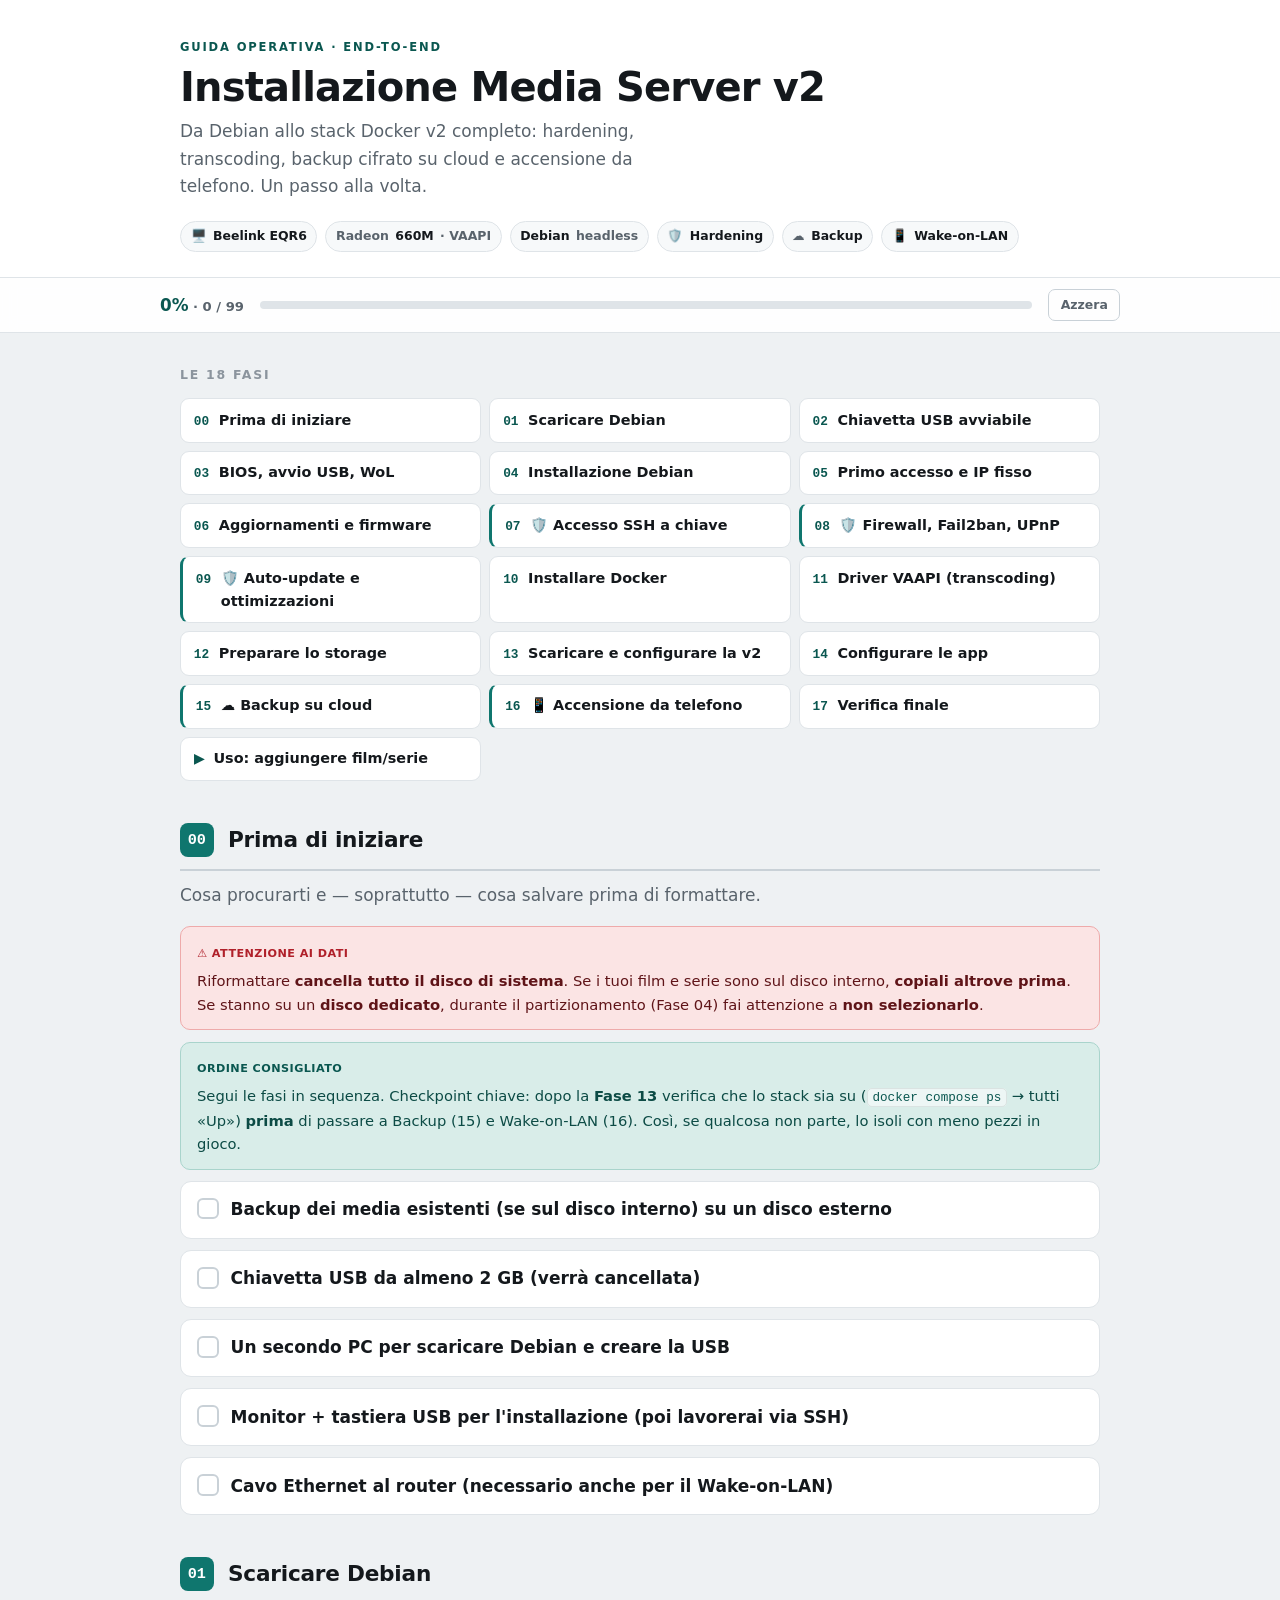
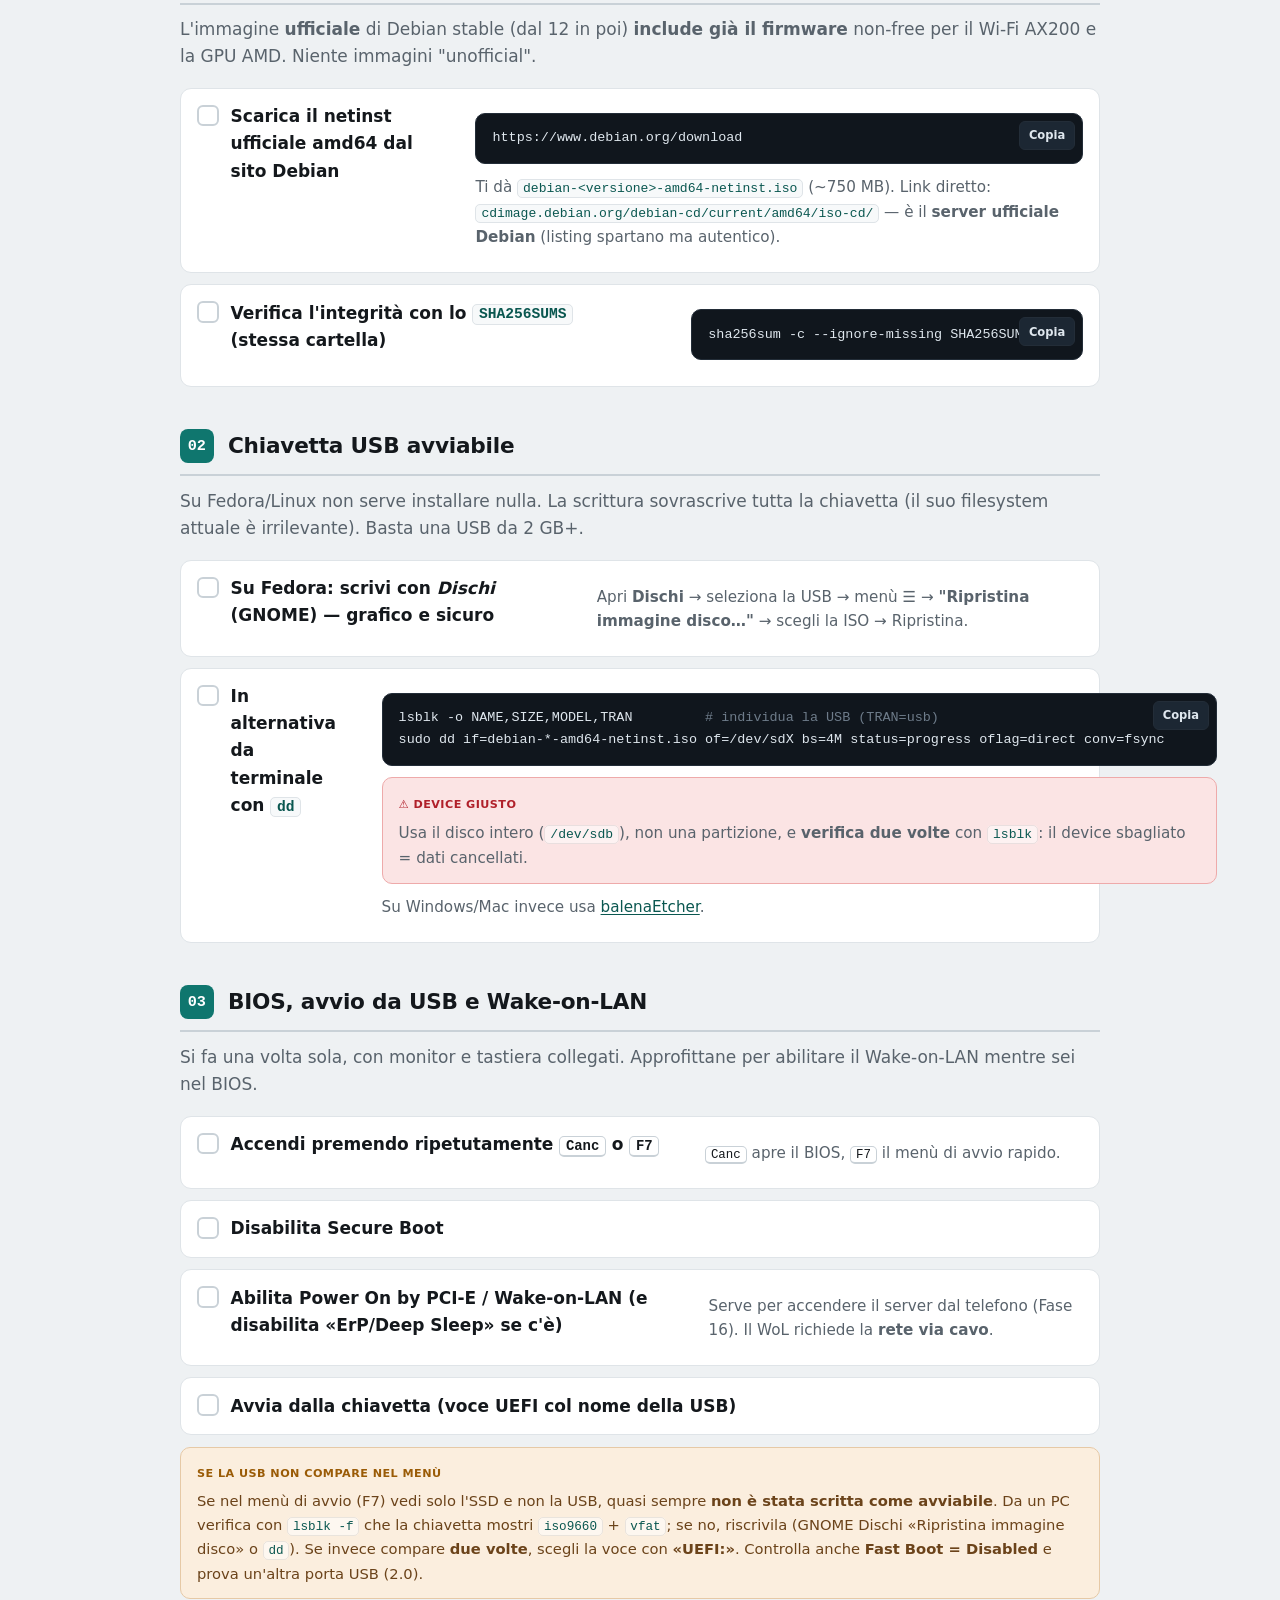
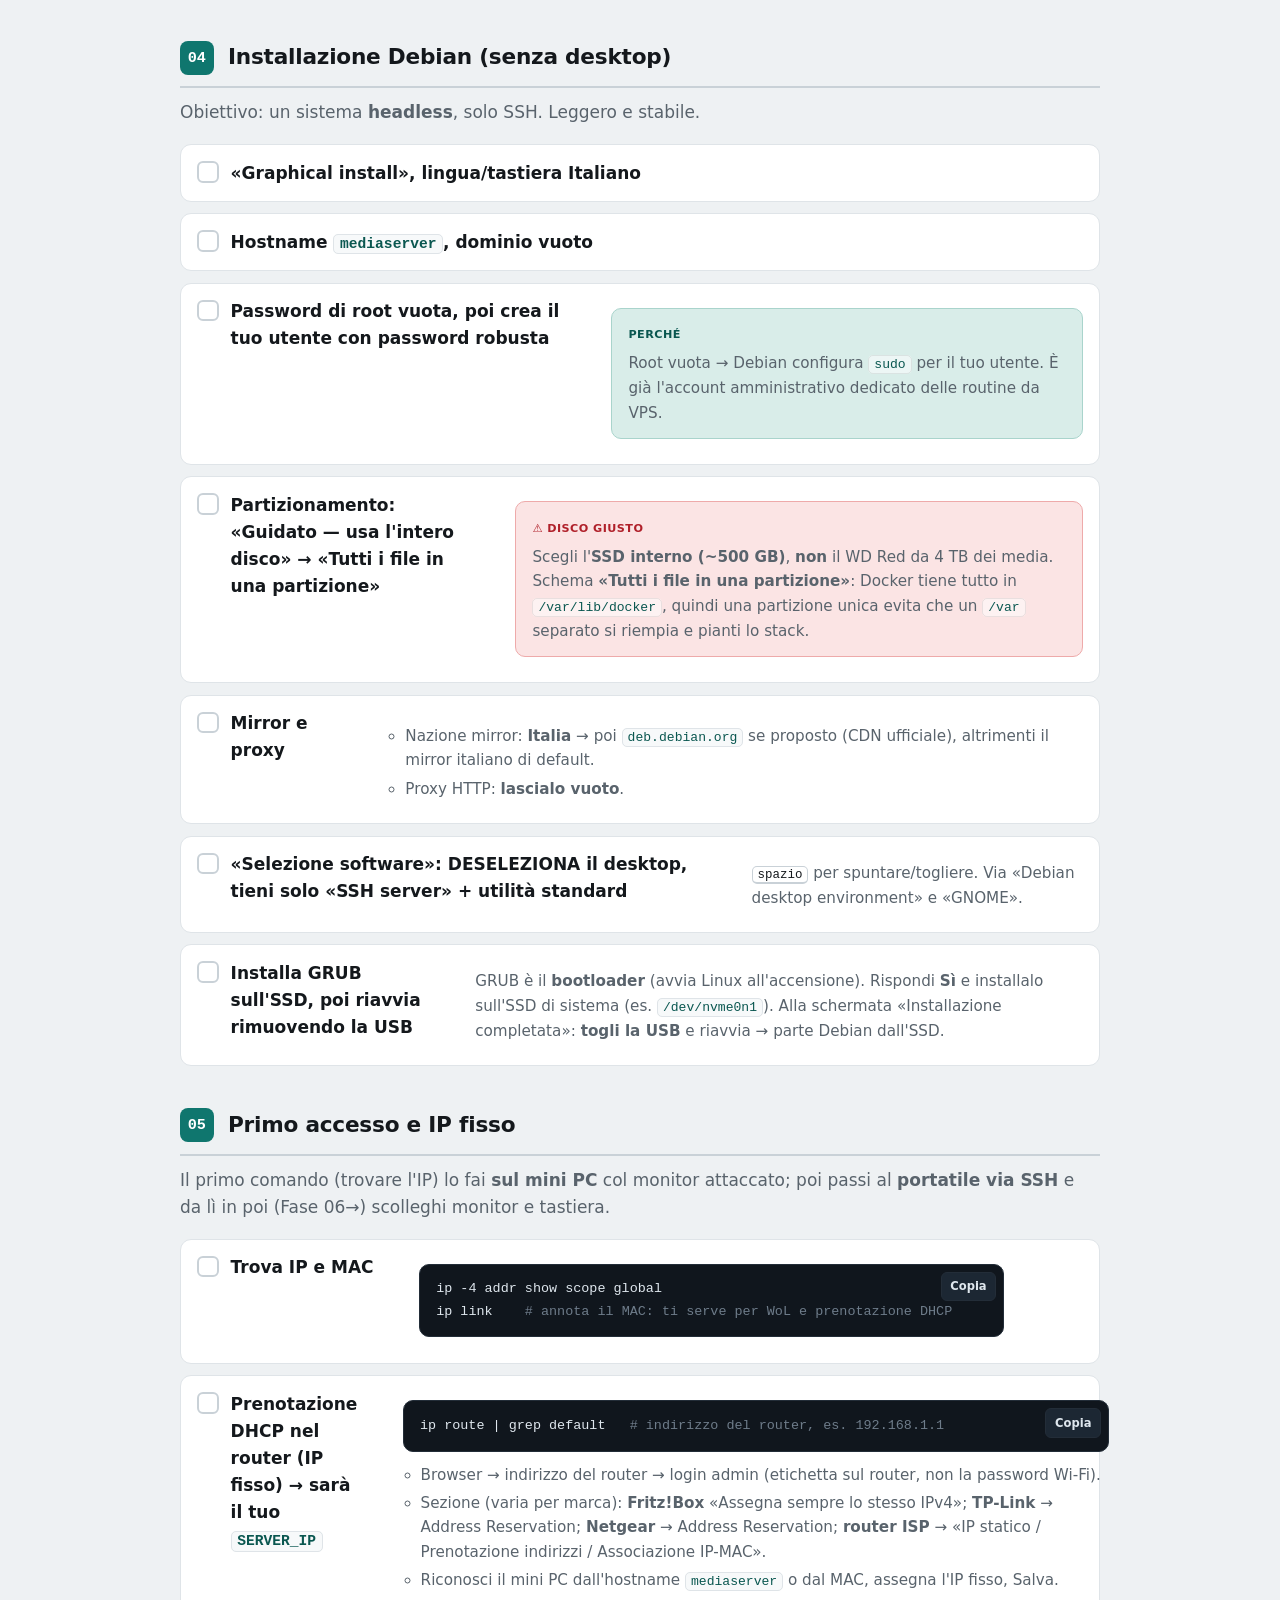
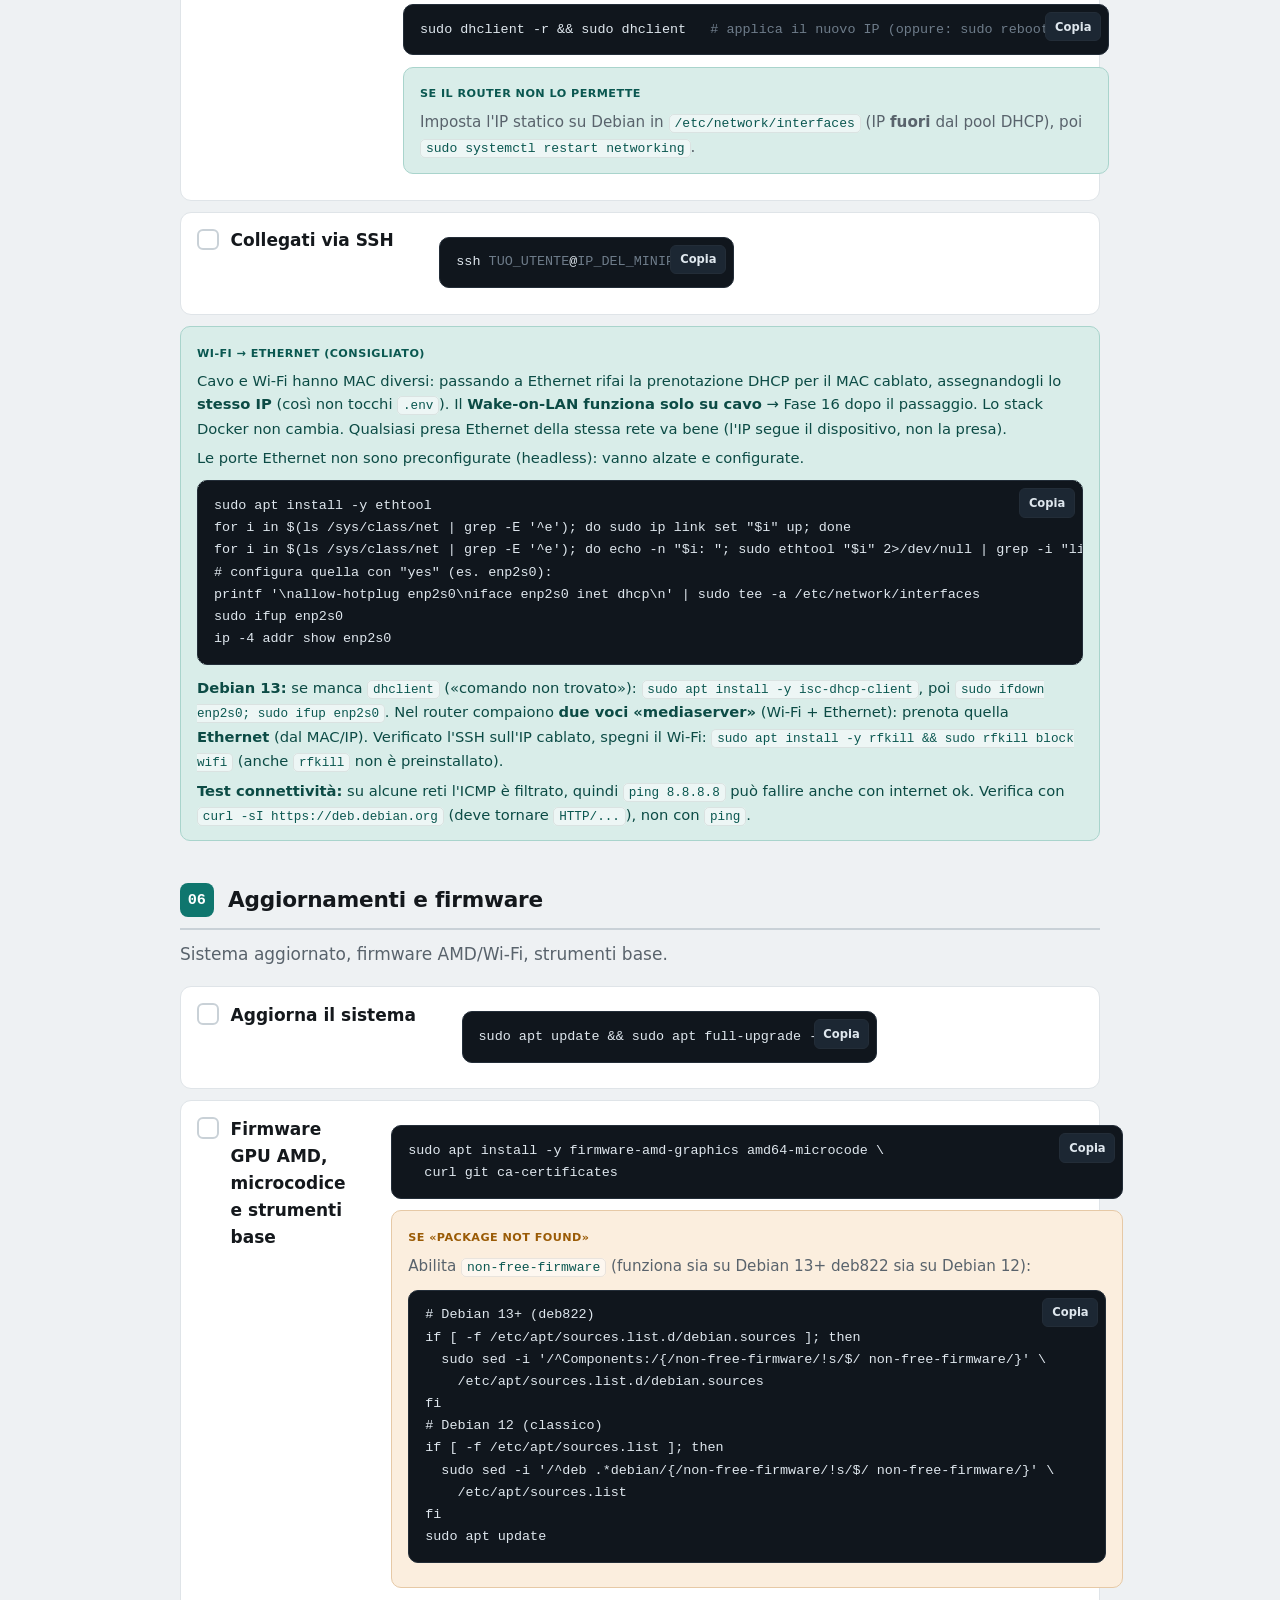
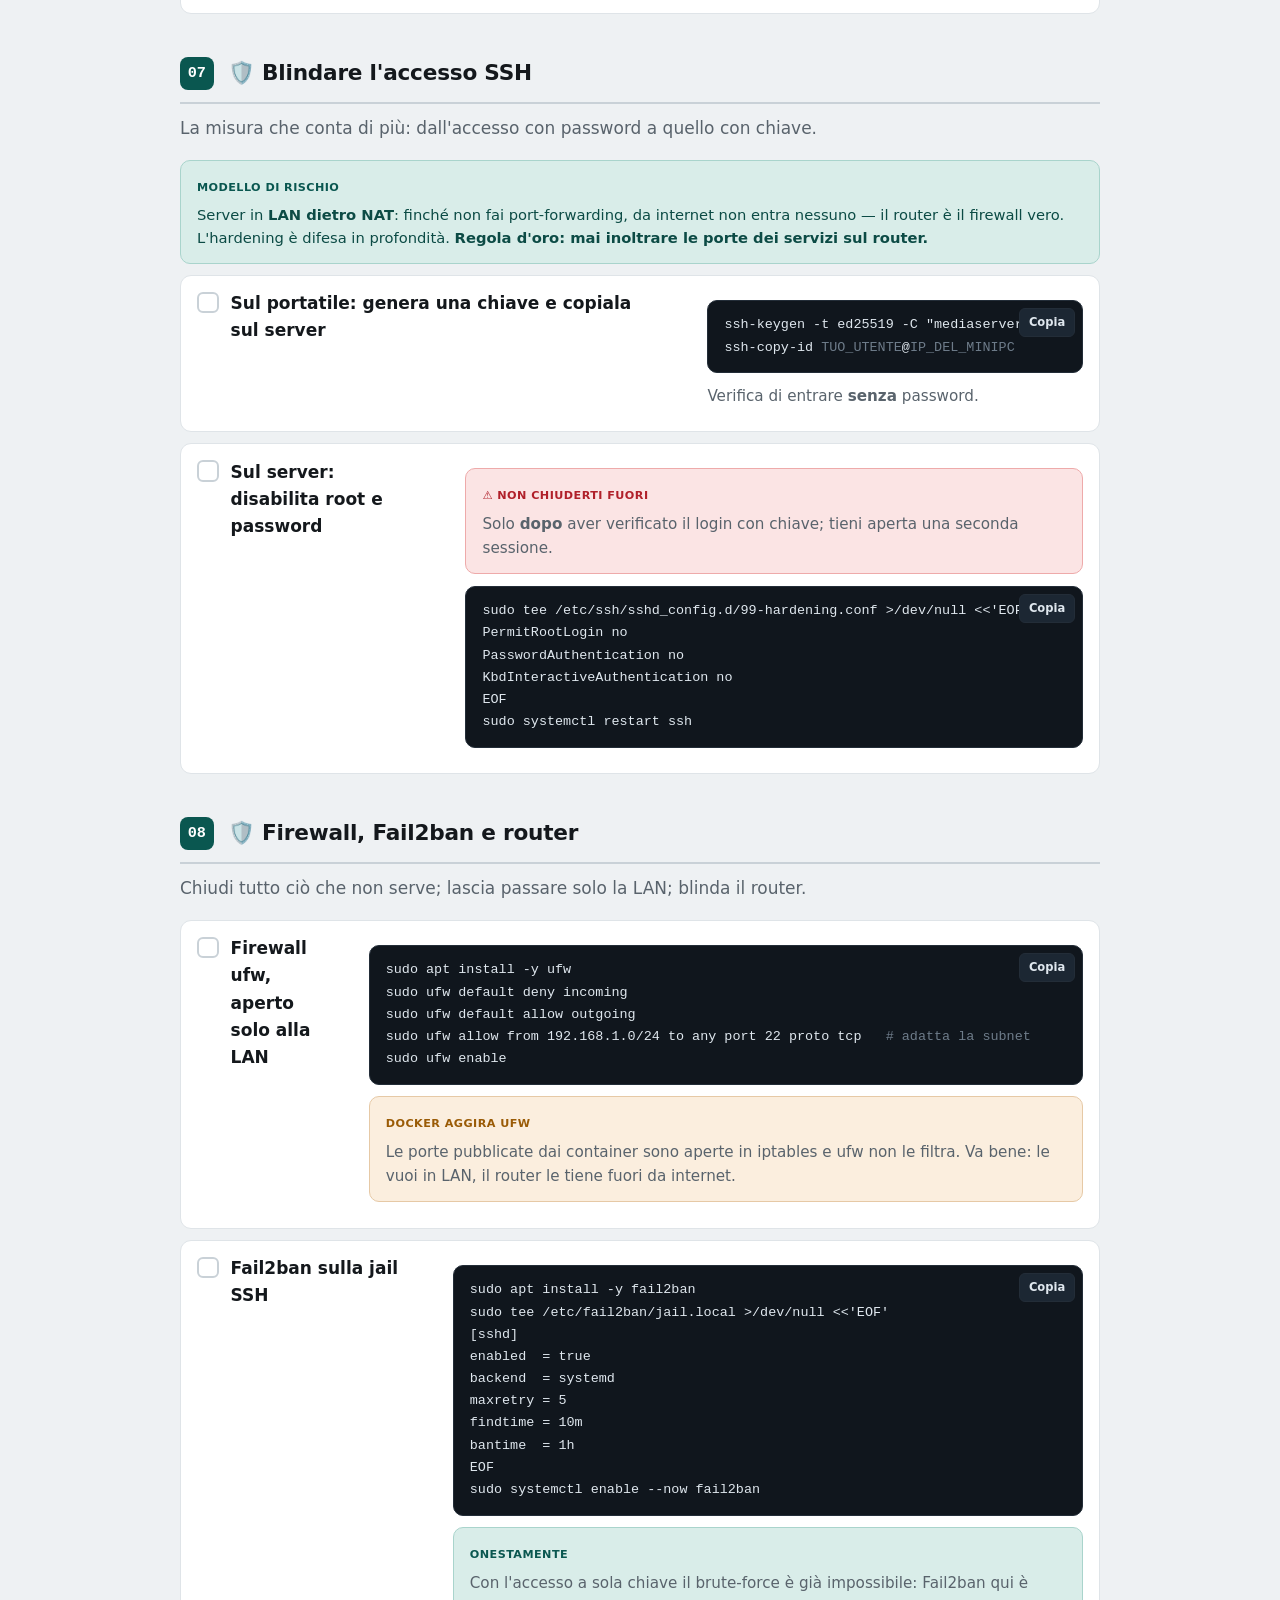
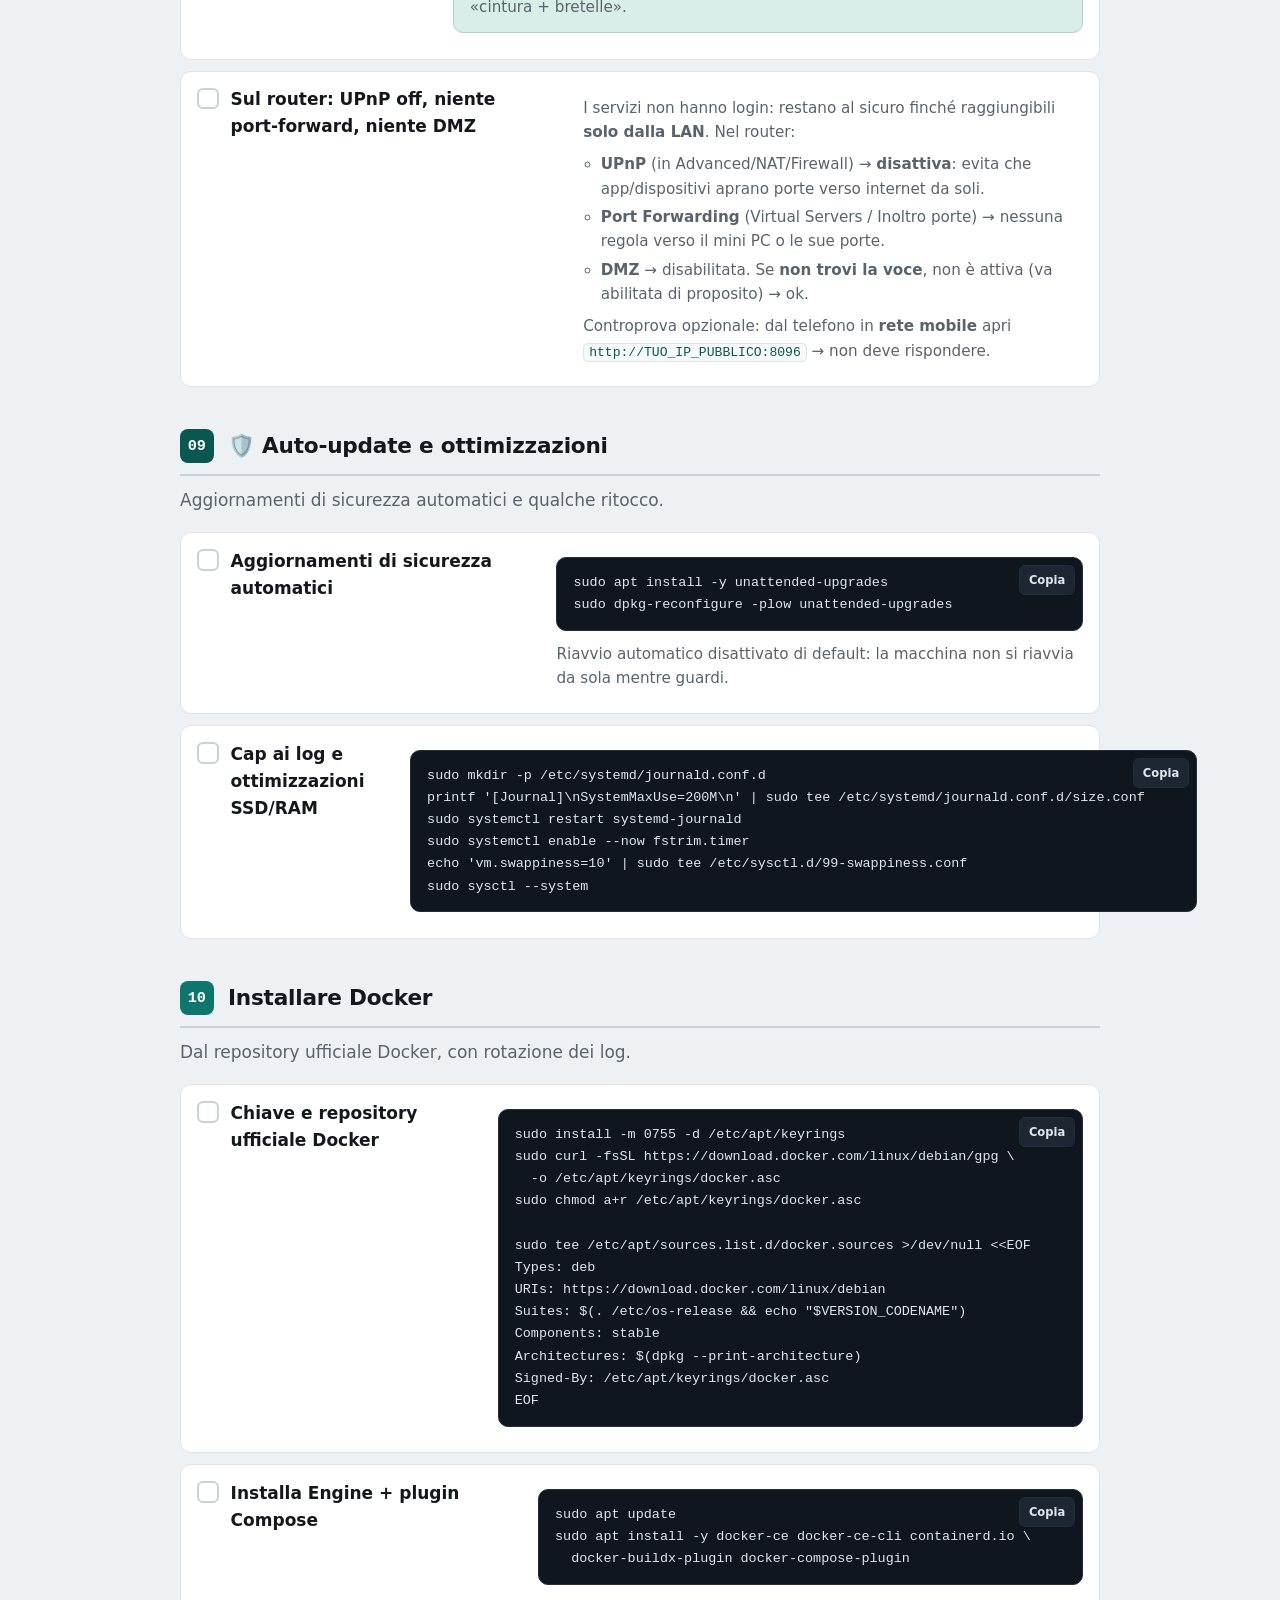
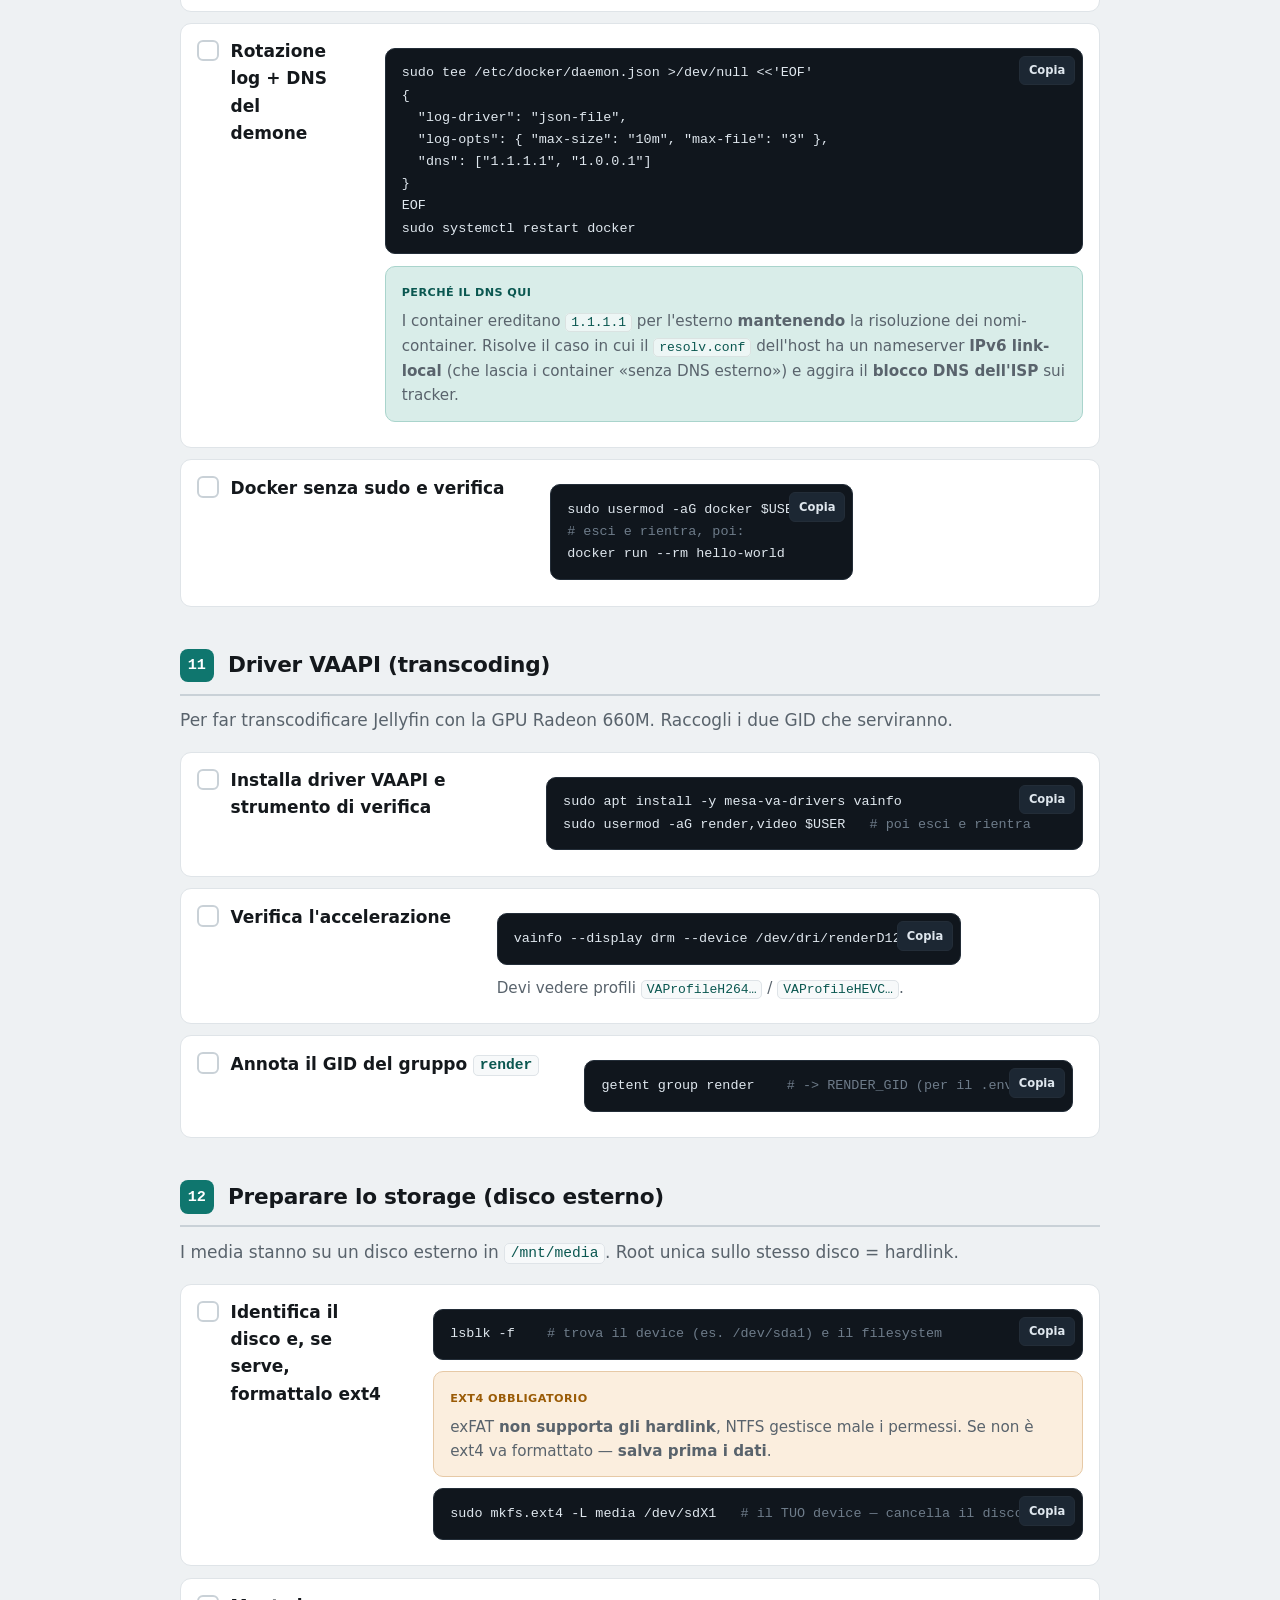
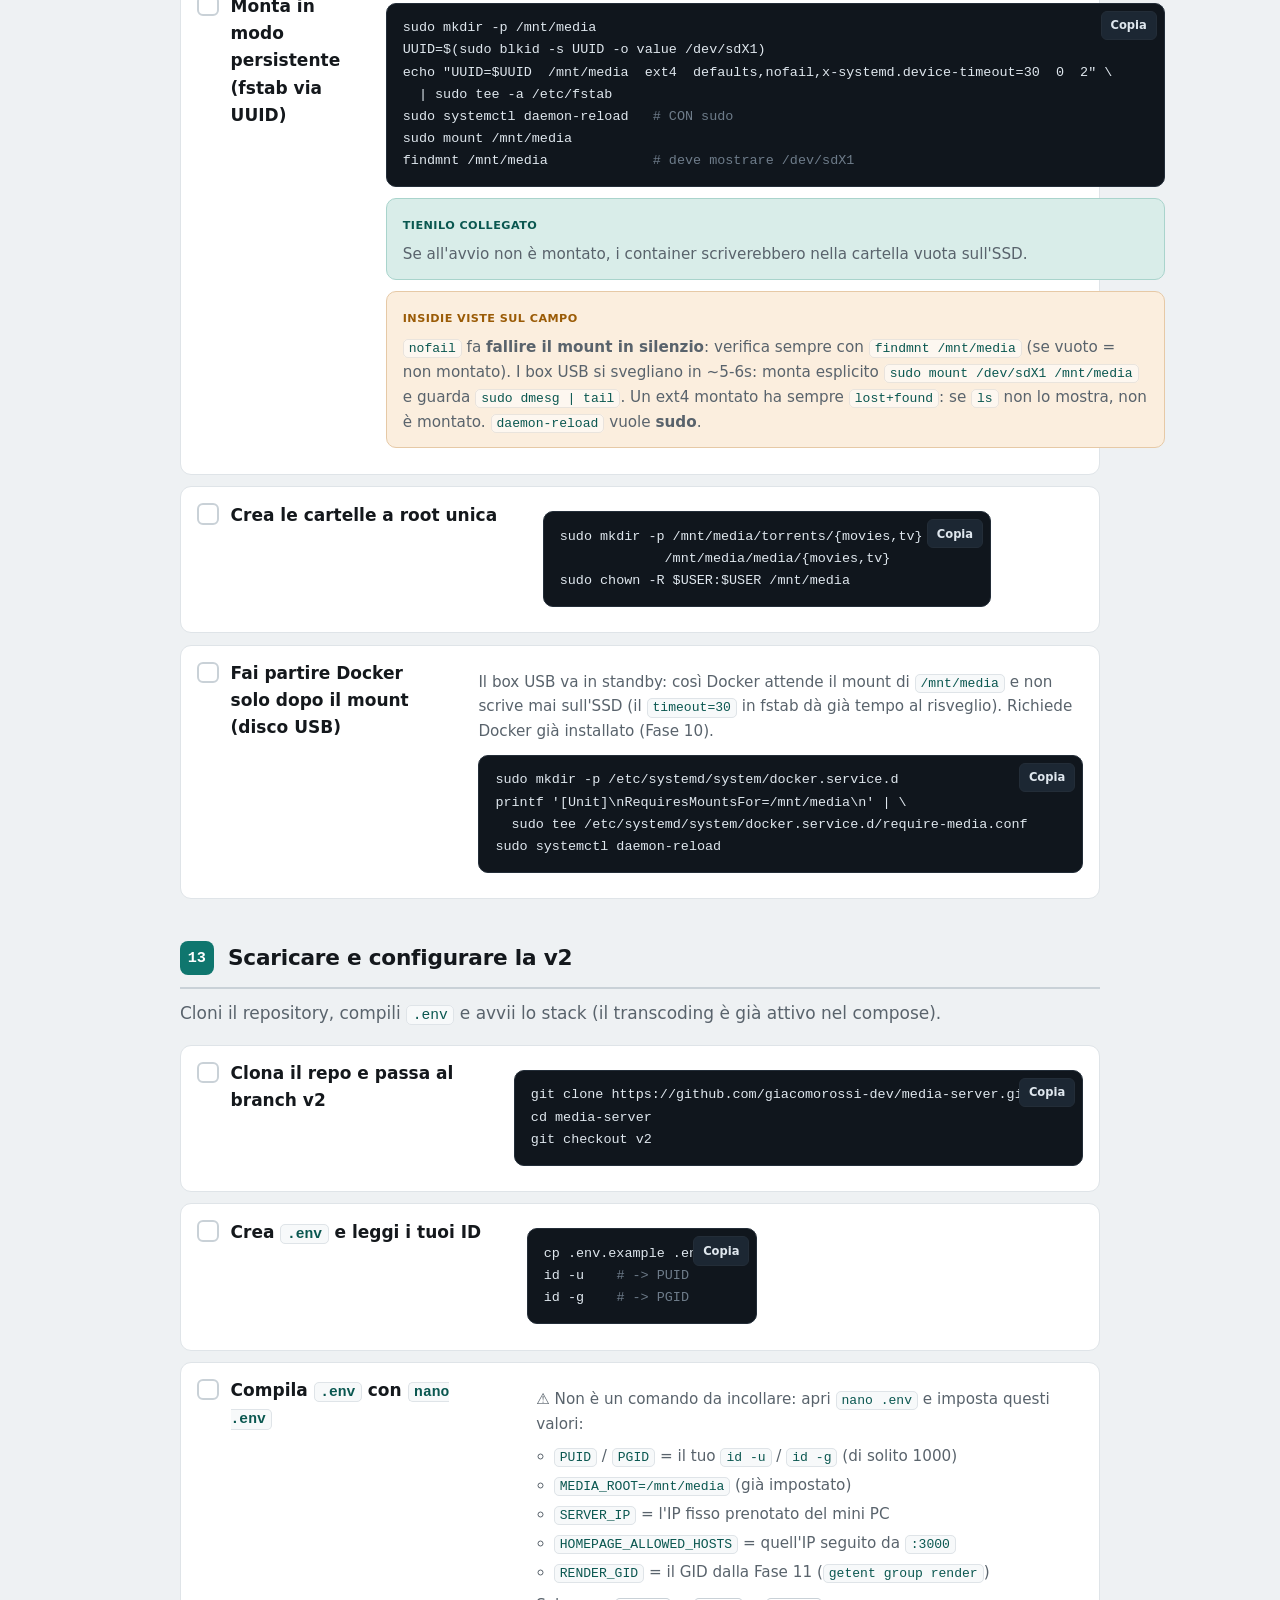
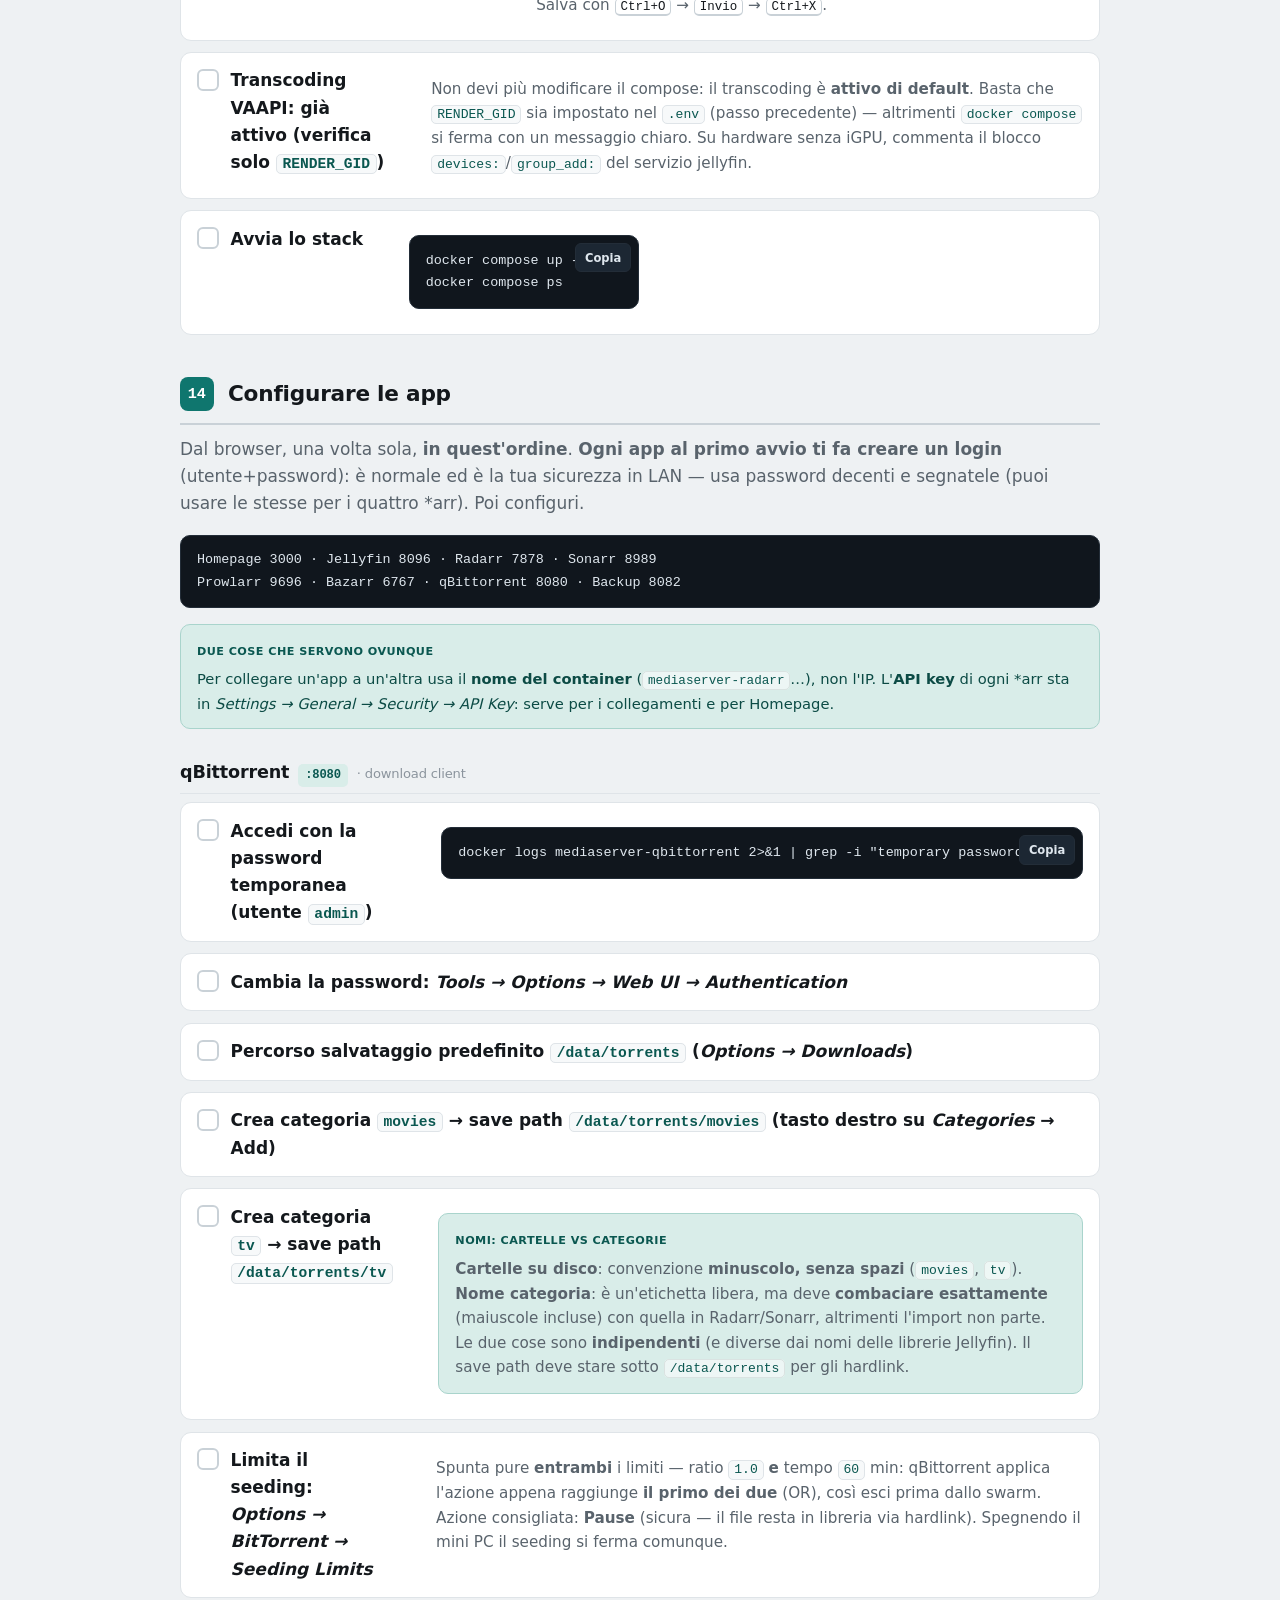
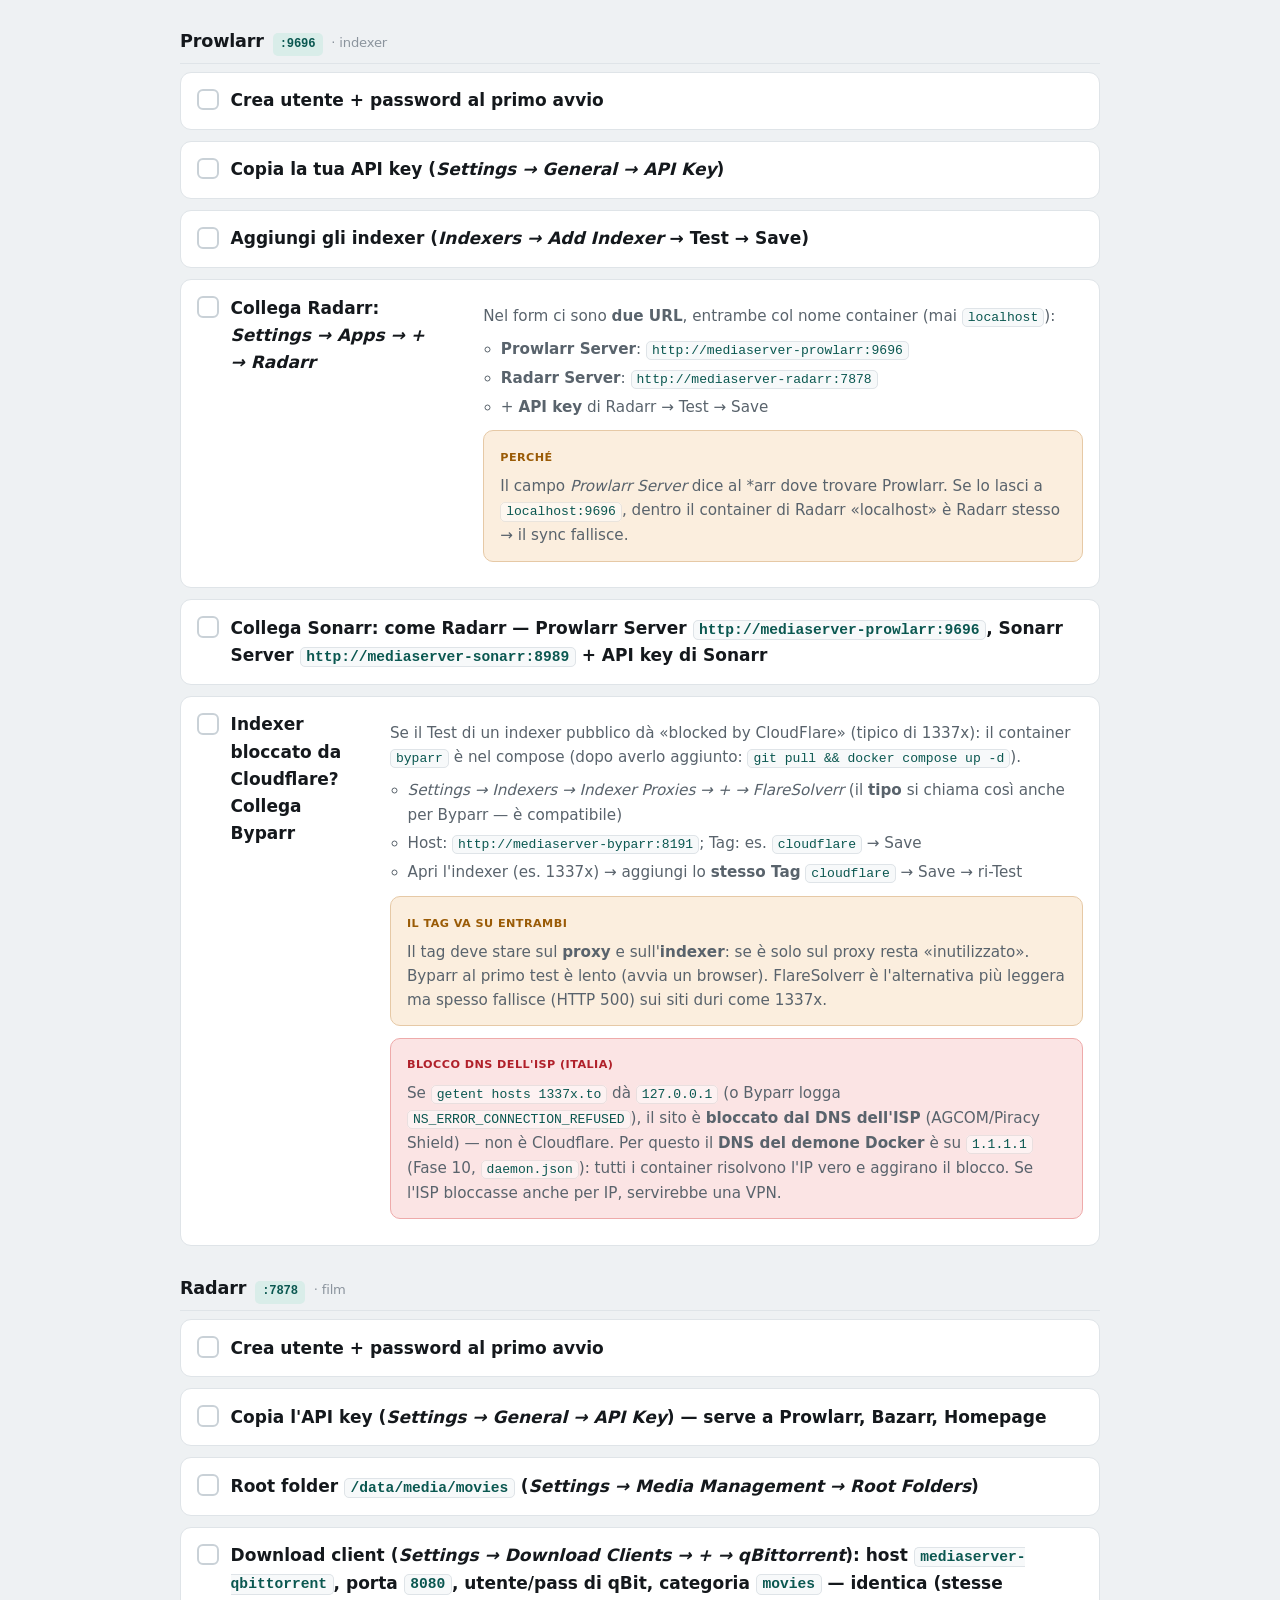
<file: docs/install-guide.html>
<!doctype html>
<html lang="it">
<head>
<meta charset="utf-8">
<meta name="viewport" content="width=device-width, initial-scale=1">
<title>Installazione Media Server v2 — Beelink EQR6</title>
<meta name="description" content="Checklist completa end-to-end: da Debian allo stack v2, con hardening, backup su cloud e accensione da telefono, per un Beelink EQR6.">
<style>
  :root {
    --ground: #eef1f3;
    --surface: #ffffff;
    --surface-2: #f7f9fa;
    --ink: #14181c;
    --muted: #59636c;
    --faint: #8b949d;
    --line: #dfe4e8;
    --line-strong: #c9d1d7;
    --accent: #0f766e;
    --accent-ink: #0a5750;
    --accent-soft: #d9ede9;
    --code-bg: #10161d;
    --code-ink: #dfe7ee;
    --code-faint: #6e7c8a;
    --code-line: #232d38;
    --warn: #9a5b06;
    --warn-soft: #fbeede;
    --danger: #b0202a;
    --danger-soft: #fbe4e4;
    --ok: #17795e;
    --font-sans: system-ui, -apple-system, "Segoe UI", Roboto, Helvetica, Arial, sans-serif;
    --font-mono: ui-monospace, SFMono-Regular, Menlo, Consolas, "Liberation Mono", monospace;
    --wrap: 60rem;
  }

  * { box-sizing: border-box; }

  body {
    margin: 0;
    background: var(--ground);
    color: var(--ink);
    font-family: var(--font-sans);
    font-size: 17px;
    line-height: 1.6;
    -webkit-font-smoothing: antialiased;
  }

  .wrap { max-width: var(--wrap); margin: 0 auto; padding: 0 1.25rem; }

  a { color: var(--accent-ink); text-underline-offset: 2px; }
  a:hover { color: var(--accent); }

  :focus-visible { outline: 2px solid var(--accent); outline-offset: 2px; border-radius: 3px; }

  header.masthead { background: var(--surface); border-bottom: 1px solid var(--line); }
  .masthead .wrap { padding-top: 2.4rem; padding-bottom: 1.6rem; }
  .eyebrow { font-size: .72rem; letter-spacing: .16em; text-transform: uppercase; color: var(--accent-ink); font-weight: 700; margin: 0 0 .5rem; }
  h1.title { font-size: clamp(1.7rem, 4.5vw, 2.5rem); line-height: 1.1; margin: 0; letter-spacing: -.02em; text-wrap: balance; font-weight: 800; }
  .subtitle { color: var(--muted); margin: .6rem 0 1.3rem; max-width: 48ch; }
  .chips { display: flex; flex-wrap: wrap; gap: .5rem; }
  .chip { font-size: .78rem; font-weight: 600; color: var(--muted); background: var(--surface-2); border: 1px solid var(--line); padding: .28rem .6rem; border-radius: 999px; display: inline-flex; align-items: center; gap: .4rem; }
  .chip b { color: var(--ink); font-weight: 700; }

  .progress-wrap { position: sticky; top: 0; z-index: 20; background: rgba(255,255,255,.92); backdrop-filter: blur(8px); border-bottom: 1px solid var(--line); }
  .progress-inner { display: flex; align-items: center; gap: 1rem; padding: .7rem 0; }
  .progress-label { font-size: .82rem; color: var(--muted); font-weight: 600; white-space: nowrap; font-variant-numeric: tabular-nums; }
  .progress-label b { color: var(--accent-ink); font-size: 1.05rem; }
  .bar { flex: 1; height: 8px; background: var(--line); border-radius: 999px; overflow: hidden; }
  .bar > i { display: block; height: 100%; width: 0%; background: var(--accent); border-radius: 999px; transition: width .35s ease; }
  .reset-btn { font: inherit; font-size: .78rem; font-weight: 600; cursor: pointer; color: var(--muted); background: transparent; border: 1px solid var(--line-strong); padding: .3rem .7rem; border-radius: 7px; white-space: nowrap; }
  .reset-btn:hover { color: var(--danger); border-color: var(--danger); }

  nav.toc { margin: 2rem 0 .5rem; }
  nav.toc h2 { font-size: .78rem; letter-spacing: .14em; text-transform: uppercase; color: var(--faint); margin: 0 0 .8rem; }
  .toc-grid { display: grid; grid-template-columns: repeat(auto-fill, minmax(15rem, 1fr)); gap: .5rem; }
  .toc-item { display: flex; align-items: baseline; gap: .6rem; text-decoration: none; background: var(--surface); border: 1px solid var(--line); border-radius: 9px; padding: .6rem .8rem; color: var(--ink); transition: border-color .15s, transform .15s; }
  .toc-item:hover { border-color: var(--accent); transform: translateY(-1px); }
  .toc-item.sec { border-left: 3px solid var(--accent); }
  .toc-num { font-family: var(--font-mono); font-size: .8rem; color: var(--accent-ink); font-weight: 700; }
  .toc-text { font-size: .9rem; font-weight: 600; }

  main { padding-bottom: 5rem; }
  .phase { scroll-margin-top: 4.5rem; margin-top: 2.6rem; }
  .phase-head { display: flex; align-items: center; gap: .9rem; margin-bottom: .3rem; padding-bottom: .7rem; border-bottom: 2px solid var(--line-strong); }
  .phase-num { flex: none; font-family: var(--font-mono); font-weight: 700; font-size: .95rem; color: var(--surface); background: var(--accent); width: 2.1rem; height: 2.1rem; border-radius: 8px; display: grid; place-items: center; }
  .phase.secure .phase-num { background: var(--accent-ink); }
  .phase-head h2 { font-size: 1.35rem; margin: 0; letter-spacing: -.01em; }
  .phase-intro { color: var(--muted); margin: .7rem 0 1.1rem; }

  .app-h { display: flex; align-items: baseline; flex-wrap: wrap; gap: .55rem; font-size: 1.1rem; font-weight: 700; margin: 1.8rem 0 .5rem; padding-bottom: .4rem; border-bottom: 1px solid var(--line); letter-spacing: -.01em; }
  .app-h .port { font-family: var(--font-mono); font-size: .76rem; font-weight: 600; color: var(--accent-ink); background: var(--accent-soft); padding: .12rem .45rem; border-radius: 5px; }
  .app-h .role { font-size: .82rem; font-weight: 500; color: var(--faint); }

  ol.flow { margin: .4rem 0 1.2rem; padding-left: 1.4rem; }
  ol.flow li { margin: .35rem 0; color: var(--ink); }
  ol.flow li::marker { color: var(--accent-ink); font-weight: 700; }
  .phase.usage .phase-num { background: var(--ink); }

  ol.steps { list-style: none; margin: 0; padding: 0; display: flex; flex-direction: column; gap: .7rem; }
  li.step { background: var(--surface); border: 1px solid var(--line); border-radius: 11px; padding: .9rem 1rem; transition: border-color .15s; }
  li.step:hover { border-color: var(--line-strong); }
  .step-row { display: flex; gap: .75rem; align-items: flex-start; }
  .step-row input[type=checkbox] { appearance: none; -webkit-appearance: none; flex: none; cursor: pointer; width: 1.35rem; height: 1.35rem; margin: .1rem 0 0; border: 2px solid var(--line-strong); border-radius: 6px; background: var(--surface); display: grid; place-content: center; transition: background .15s, border-color .15s; }
  .step-row input[type=checkbox]::before { content: ""; width: .7rem; height: .7rem; transform: scale(0); transition: transform .12s ease; box-shadow: inset 1rem 1rem var(--surface); clip-path: polygon(14% 44%, 0 65%, 40% 100%, 100% 16%, 82% 0%, 38% 68%); }
  .step-row input[type=checkbox]:checked { background: var(--accent); border-color: var(--accent); }
  .step-row input[type=checkbox]:checked::before { transform: scale(1); }
  .step-label { font-weight: 600; cursor: pointer; }
  .step:has(input:checked) { background: var(--surface-2); border-color: var(--line); }
  .step:has(input:checked) .step-label { color: var(--muted); text-decoration: line-through; text-decoration-color: var(--line-strong); }
  .step-body { margin: .6rem 0 0 2.1rem; }
  .step-body > *:first-child { margin-top: 0; }
  .step-body p { margin: .5rem 0; color: var(--muted); font-size: .95rem; }
  .step-body ul { margin: .5rem 0; padding-left: 1.1rem; color: var(--muted); font-size: .95rem; }
  .step-body li { margin: .25rem 0; }
  code.inline { font-family: var(--font-mono); font-size: .86em; background: var(--surface-2); border: 1px solid var(--line); padding: .08em .38em; border-radius: 5px; color: var(--accent-ink); }
  .step:has(input:checked) .step-body { opacity: .62; }

  kbd { font-family: var(--font-mono); font-size: .82em; background: #fff; border: 1px solid var(--line-strong); border-bottom-width: 2px; border-radius: 5px; padding: .05em .4em; color: var(--ink); }

  .cmd { position: relative; margin: .7rem 0; }
  .cmd pre { margin: 0; background: var(--code-bg); color: var(--code-ink); border-radius: 10px; padding: .85rem 3.2rem .85rem 1rem; overflow-x: auto; font-family: var(--font-mono); font-size: .84rem; line-height: 1.65; border: 1px solid var(--code-line); }
  .cmd pre .c { color: var(--code-faint); }
  .copy-btn { position: absolute; top: .5rem; right: .5rem; font: inherit; font-size: .72rem; font-weight: 600; cursor: pointer; color: var(--code-ink); background: #1c2733; border: 1px solid var(--code-line); padding: .28rem .55rem; border-radius: 6px; transition: background .15s, color .15s; }
  .copy-btn:hover { background: #26333f; }
  .copy-btn.done { color: #7fe0c4; border-color: #2f5148; }

  .note { border-radius: 10px; padding: .8rem 1rem; margin: .7rem 0; font-size: .92rem; border: 1px solid; }
  .note p { margin: .35rem 0; }
  .note p:first-child { margin-top: 0; }
  .note p:last-child { margin-bottom: 0; }
  .note .tag { font-weight: 800; letter-spacing: .04em; text-transform: uppercase; font-size: .7rem; }
  .note.danger { background: var(--danger-soft); border-color: #eaa; color: #5f1418; }
  .note.danger .tag { color: var(--danger); }
  .note.warn { background: var(--warn-soft); border-color: #e6c9a6; color: #6b431a; }
  .note.warn .tag { color: var(--warn); }
  .note.info { background: var(--accent-soft); border-color: #a9d4cc; color: #0c4b45; }
  .note.info .tag { color: var(--accent-ink); }
  .note code.inline { background: rgba(255,255,255,.55); border-color: rgba(0,0,0,.08); }

  footer { border-top: 1px solid var(--line); color: var(--faint); font-size: .85rem; padding: 2rem 0 3rem; }

  @media (max-width: 640px) {
    body { font-size: 16px; }
    .step-body { margin-left: 0; }
    .progress-label b { font-size: 1rem; }
  }
  @media (prefers-reduced-motion: reduce) { * { transition: none !important; scroll-behavior: auto !important; } }
  html { scroll-behavior: smooth; }
</style>
</head>
<body>
<header class="masthead">
  <div class="wrap">
    <p class="eyebrow">Guida operativa · end-to-end</p>
    <h1 class="title">Installazione Media Server v2</h1>
    <p class="subtitle">Da Debian allo stack Docker v2 completo: hardening, transcoding, backup cifrato su cloud e accensione da telefono. Un passo alla volta.</p>
    <div class="chips">
      <span class="chip">🖥️ <b>Beelink EQR6</b></span>
      <span class="chip">Radeon <b>660M</b> · VAAPI</span>
      <span class="chip"><b>Debian</b> headless</span>
      <span class="chip">🛡️ <b>Hardening</b></span>
      <span class="chip">☁️ <b>Backup</b></span>
      <span class="chip">📱 <b>Wake-on-LAN</b></span>
    </div>
  </div>
</header>

<div class="progress-wrap">
  <div class="wrap progress-inner">
    <span class="progress-label"><b id="pct">0%</b> · <span id="count">0 / 0</span></span>
    <div class="bar"><i id="barfill"></i></div>
    <button class="reset-btn" id="reset" type="button">Azzera</button>
  </div>
</div>

<div class="wrap">
  <nav class="toc" aria-label="Indice delle fasi">
    <h2>Le 18 fasi</h2>
    <div class="toc-grid">
      <a class="toc-item" href="#f0"><span class="toc-num">00</span><span class="toc-text">Prima di iniziare</span></a>
      <a class="toc-item" href="#f1"><span class="toc-num">01</span><span class="toc-text">Scaricare Debian</span></a>
      <a class="toc-item" href="#f2"><span class="toc-num">02</span><span class="toc-text">Chiavetta USB avviabile</span></a>
      <a class="toc-item" href="#f3"><span class="toc-num">03</span><span class="toc-text">BIOS, avvio USB, WoL</span></a>
      <a class="toc-item" href="#f4"><span class="toc-num">04</span><span class="toc-text">Installazione Debian</span></a>
      <a class="toc-item" href="#f5"><span class="toc-num">05</span><span class="toc-text">Primo accesso e IP fisso</span></a>
      <a class="toc-item" href="#f6"><span class="toc-num">06</span><span class="toc-text">Aggiornamenti e firmware</span></a>
      <a class="toc-item sec" href="#f7"><span class="toc-num">07</span><span class="toc-text">🛡️ Accesso SSH a chiave</span></a>
      <a class="toc-item sec" href="#f8"><span class="toc-num">08</span><span class="toc-text">🛡️ Firewall, Fail2ban, UPnP</span></a>
      <a class="toc-item sec" href="#f9"><span class="toc-num">09</span><span class="toc-text">🛡️ Auto-update e ottimizzazioni</span></a>
      <a class="toc-item" href="#f10"><span class="toc-num">10</span><span class="toc-text">Installare Docker</span></a>
      <a class="toc-item" href="#f11"><span class="toc-num">11</span><span class="toc-text">Driver VAAPI (transcoding)</span></a>
      <a class="toc-item" href="#f12"><span class="toc-num">12</span><span class="toc-text">Preparare lo storage</span></a>
      <a class="toc-item" href="#f13"><span class="toc-num">13</span><span class="toc-text">Scaricare e configurare la v2</span></a>
      <a class="toc-item" href="#f14"><span class="toc-num">14</span><span class="toc-text">Configurare le app</span></a>
      <a class="toc-item sec" href="#f15"><span class="toc-num">15</span><span class="toc-text">☁️ Backup su cloud</span></a>
      <a class="toc-item sec" href="#f16"><span class="toc-num">16</span><span class="toc-text">📱 Accensione da telefono</span></a>
      <a class="toc-item" href="#f17"><span class="toc-num">17</span><span class="toc-text">Verifica finale</span></a>
      <a class="toc-item" href="#uso"><span class="toc-num">▶</span><span class="toc-text">Uso: aggiungere film/serie</span></a>
    </div>
  </nav>
</div>

<main class="wrap">

  <!-- FASE 0 -->
  <section class="phase" id="f0">
    <div class="phase-head"><span class="phase-num">00</span><h2>Prima di iniziare</h2></div>
    <p class="phase-intro">Cosa procurarti e — soprattutto — cosa salvare prima di formattare.</p>
    <div class="note danger">
      <p><span class="tag">⚠ Attenzione ai dati</span></p>
      <p>Riformattare <b>cancella tutto il disco di sistema</b>. Se i tuoi film e serie sono sul disco interno, <b>copiali altrove prima</b>. Se stanno su un <b>disco dedicato</b>, durante il partizionamento (Fase 04) fai attenzione a <b>non selezionarlo</b>.</p>
    </div>
    <div class="note info">
      <p><span class="tag">Ordine consigliato</span></p>
      <p>Segui le fasi in sequenza. Checkpoint chiave: dopo la <b>Fase 13</b> verifica che lo stack sia su (<code class="inline">docker compose ps</code> → tutti «Up») <b>prima</b> di passare a Backup (15) e Wake-on-LAN (16). Così, se qualcosa non parte, lo isoli con meno pezzi in gioco.</p>
    </div>
    <ol class="steps">
      <li class="step"><div class="step-row"><input type="checkbox" id="s0-1"><label class="step-label" for="s0-1">Backup dei media esistenti (se sul disco interno) su un disco esterno</label></div></li>
      <li class="step"><div class="step-row"><input type="checkbox" id="s0-2"><label class="step-label" for="s0-2">Chiavetta USB da almeno 2 GB (verrà cancellata)</label></div></li>
      <li class="step"><div class="step-row"><input type="checkbox" id="s0-3"><label class="step-label" for="s0-3">Un secondo PC per scaricare Debian e creare la USB</label></div></li>
      <li class="step"><div class="step-row"><input type="checkbox" id="s0-4"><label class="step-label" for="s0-4">Monitor + tastiera USB per l'installazione (poi lavorerai via SSH)</label></div></li>
      <li class="step"><div class="step-row"><input type="checkbox" id="s0-5"><label class="step-label" for="s0-5">Cavo Ethernet al router (necessario anche per il Wake-on-LAN)</label></div></li>
    </ol>
  </section>

  <!-- FASE 1 -->
  <section class="phase" id="f1">
    <div class="phase-head"><span class="phase-num">01</span><h2>Scaricare Debian</h2></div>
    <p class="phase-intro">L'immagine <b>ufficiale</b> di Debian stable (dal 12 in poi) <b>include già il firmware</b> non-free per il Wi-Fi AX200 e la GPU AMD. Niente immagini "unofficial".</p>
    <ol class="steps">
      <li class="step"><div class="step-row"><input type="checkbox" id="s1-1"><label class="step-label" for="s1-1">Scarica il netinst ufficiale amd64 dal sito Debian</label>
        <div class="step-body">
          <div class="cmd"><pre>https://www.debian.org/download</pre><button class="copy-btn" type="button">Copia</button></div>
          <p>Ti dà <code class="inline">debian-&lt;versione&gt;-amd64-netinst.iso</code> (~750 MB). Link diretto: <code class="inline">cdimage.debian.org/debian-cd/current/amd64/iso-cd/</code> — è il <b>server ufficiale Debian</b> (listing spartano ma autentico).</p>
        </div></div></li>
      <li class="step"><div class="step-row"><input type="checkbox" id="s1-2"><label class="step-label" for="s1-2">Verifica l'integrità con lo <code class="inline">SHA256SUMS</code> (stessa cartella)</label>
        <div class="step-body"><div class="cmd"><pre>sha256sum -c --ignore-missing SHA256SUMS</pre><button class="copy-btn" type="button">Copia</button></div></div></div></li>
    </ol>
  </section>

  <!-- FASE 2 -->
  <section class="phase" id="f2">
    <div class="phase-head"><span class="phase-num">02</span><h2>Chiavetta USB avviabile</h2></div>
    <p class="phase-intro">Su Fedora/Linux non serve installare nulla. La scrittura sovrascrive tutta la chiavetta (il suo filesystem attuale è irrilevante). Basta una USB da 2 GB+.</p>
    <ol class="steps">
      <li class="step"><div class="step-row"><input type="checkbox" id="s2-1"><label class="step-label" for="s2-1">Su Fedora: scrivi con <i>Dischi</i> (GNOME) — grafico e sicuro</label>
        <div class="step-body"><p>Apri <b>Dischi</b> → seleziona la USB → menù ☰ → <b>"Ripristina immagine disco…"</b> → scegli la ISO → Ripristina.</p></div></div></li>
      <li class="step"><div class="step-row"><input type="checkbox" id="s2-2"><label class="step-label" for="s2-2">In alternativa da terminale con <code class="inline">dd</code></label>
        <div class="step-body"><div class="cmd"><pre>lsblk -o NAME,SIZE,MODEL,TRAN         <span class="c"># individua la USB (TRAN=usb)</span>
sudo dd if=debian-*-amd64-netinst.iso of=/dev/sdX bs=4M status=progress oflag=direct conv=fsync</pre><button class="copy-btn" type="button">Copia</button></div>
          <div class="note danger"><p><span class="tag">⚠ Device giusto</span></p><p>Usa il disco intero (<code class="inline">/dev/sdb</code>), non una partizione, e <b>verifica due volte</b> con <code class="inline">lsblk</code>: il device sbagliato = dati cancellati.</p></div>
          <p>Su Windows/Mac invece usa <a href="https://etcher.balena.io" target="_blank">balenaEtcher</a>.</p></div></div></li>
    </ol>
  </section>

  <!-- FASE 3 -->
  <section class="phase" id="f3">
    <div class="phase-head"><span class="phase-num">03</span><h2>BIOS, avvio da USB e Wake-on-LAN</h2></div>
    <p class="phase-intro">Si fa una volta sola, con monitor e tastiera collegati. Approfittane per abilitare il Wake-on-LAN mentre sei nel BIOS.</p>
    <ol class="steps">
      <li class="step"><div class="step-row"><input type="checkbox" id="s3-1"><label class="step-label" for="s3-1">Accendi premendo ripetutamente <kbd>Canc</kbd> o <kbd>F7</kbd></label>
        <div class="step-body"><p><kbd>Canc</kbd> apre il BIOS, <kbd>F7</kbd> il menù di avvio rapido.</p></div></div></li>
      <li class="step"><div class="step-row"><input type="checkbox" id="s3-2"><label class="step-label" for="s3-2">Disabilita <b>Secure Boot</b></label></div></li>
      <li class="step"><div class="step-row"><input type="checkbox" id="s3-3"><label class="step-label" for="s3-3">Abilita <b>Power On by PCI-E / Wake-on-LAN</b> (e disabilita «ErP/Deep Sleep» se c'è)</label>
        <div class="step-body"><p>Serve per accendere il server dal telefono (Fase 16). Il WoL richiede la <b>rete via cavo</b>.</p></div></div></li>
      <li class="step"><div class="step-row"><input type="checkbox" id="s3-4"><label class="step-label" for="s3-4">Avvia dalla chiavetta (voce UEFI col nome della USB)</label></div></li>
    </ol>
    <div class="note warn"><p><span class="tag">Se la USB non compare nel menù</span></p><p>Se nel menù di avvio (F7) vedi solo l'SSD e non la USB, quasi sempre <b>non è stata scritta come avviabile</b>. Da un PC verifica con <code class="inline">lsblk -f</code> che la chiavetta mostri <code class="inline">iso9660</code> + <code class="inline">vfat</code>; se no, riscrivila (GNOME Dischi «Ripristina immagine disco» o <code class="inline">dd</code>). Se invece compare <b>due volte</b>, scegli la voce con <b>«UEFI:»</b>. Controlla anche <b>Fast Boot = Disabled</b> e prova un'altra porta USB (2.0).</p></div>
  </section>

  <!-- FASE 4 -->
  <section class="phase" id="f4">
    <div class="phase-head"><span class="phase-num">04</span><h2>Installazione Debian (senza desktop)</h2></div>
    <p class="phase-intro">Obiettivo: un sistema <b>headless</b>, solo SSH. Leggero e stabile.</p>
    <ol class="steps">
      <li class="step"><div class="step-row"><input type="checkbox" id="s4-1"><label class="step-label" for="s4-1">«Graphical install», lingua/tastiera Italiano</label></div></li>
      <li class="step"><div class="step-row"><input type="checkbox" id="s4-2"><label class="step-label" for="s4-2">Hostname <code class="inline">mediaserver</code>, dominio vuoto</label></div></li>
      <li class="step"><div class="step-row"><input type="checkbox" id="s4-3"><label class="step-label" for="s4-3">Password di root <b>vuota</b>, poi crea il tuo utente con password robusta</label>
        <div class="step-body"><div class="note info"><p><span class="tag">Perché</span></p><p>Root vuota → Debian configura <code class="inline">sudo</code> per il tuo utente. È già l'account amministrativo dedicato delle routine da VPS.</p></div></div></div></li>
      <li class="step"><div class="step-row"><input type="checkbox" id="s4-4"><label class="step-label" for="s4-4">Partizionamento: «Guidato — usa l'intero disco» → «Tutti i file in una partizione»</label>
        <div class="step-body"><div class="note danger"><p><span class="tag">⚠ Disco giusto</span></p><p>Scegli l'<b>SSD interno (~500 GB)</b>, <b>non</b> il WD Red da 4 TB dei media. Schema <b>«Tutti i file in una partizione»</b>: Docker tiene tutto in <code class="inline">/var/lib/docker</code>, quindi una partizione unica evita che un <code class="inline">/var</code> separato si riempia e pianti lo stack.</p></div></div></div></li>
      <li class="step"><div class="step-row"><input type="checkbox" id="s4-7"><label class="step-label" for="s4-7">Mirror e proxy</label>
        <div class="step-body"><ul><li>Nazione mirror: <b>Italia</b> → poi <code class="inline">deb.debian.org</code> se proposto (CDN ufficiale), altrimenti il mirror italiano di default.</li><li>Proxy HTTP: <b>lascialo vuoto</b>.</li></ul></div></div></li>
      <li class="step"><div class="step-row"><input type="checkbox" id="s4-5"><label class="step-label" for="s4-5">«Selezione software»: DESELEZIONA il desktop, tieni solo «SSH server» + utilità standard</label>
        <div class="step-body"><p><kbd>spazio</kbd> per spuntare/togliere. Via «Debian desktop environment» e «GNOME».</p></div></div></li>
      <li class="step"><div class="step-row"><input type="checkbox" id="s4-6"><label class="step-label" for="s4-6">Installa GRUB sull'SSD, poi riavvia rimuovendo la USB</label>
        <div class="step-body"><p>GRUB è il <b>bootloader</b> (avvia Linux all'accensione). Rispondi <b>Sì</b> e installalo sull'SSD di sistema (es. <code class="inline">/dev/nvme0n1</code>). Alla schermata «Installazione completata»: <b>togli la USB</b> e riavvia → parte Debian dall'SSD.</p></div></div></li>
    </ol>
  </section>

  <!-- FASE 5 -->
  <section class="phase" id="f5">
    <div class="phase-head"><span class="phase-num">05</span><h2>Primo accesso e IP fisso</h2></div>
    <p class="phase-intro">Il primo comando (trovare l'IP) lo fai <b>sul mini PC</b> col monitor attaccato; poi passi al <b>portatile via SSH</b> e da lì in poi (Fase 06→) scolleghi monitor e tastiera.</p>
    <ol class="steps">
      <li class="step"><div class="step-row"><input type="checkbox" id="s5-1"><label class="step-label" for="s5-1">Trova IP e MAC</label>
        <div class="step-body"><div class="cmd"><pre>ip -4 addr show scope global
ip link    <span class="c"># annota il MAC: ti serve per WoL e prenotazione DHCP</span></pre><button class="copy-btn" type="button">Copia</button></div></div></div></li>
      <li class="step"><div class="step-row"><input type="checkbox" id="s5-2"><label class="step-label" for="s5-2">Prenotazione DHCP nel router (IP fisso) → sarà il tuo <code class="inline">SERVER_IP</code></label>
        <div class="step-body">
          <div class="cmd"><pre>ip route | grep default   <span class="c"># indirizzo del router, es. 192.168.1.1</span></pre><button class="copy-btn" type="button">Copia</button></div>
          <ul>
            <li>Browser → indirizzo del router → login admin (etichetta sul router, non la password Wi-Fi).</li>
            <li>Sezione (varia per marca): <b>Fritz!Box</b> «Assegna sempre lo stesso IPv4»; <b>TP-Link</b> → Address Reservation; <b>Netgear</b> → Address Reservation; <b>router ISP</b> → «IP statico / Prenotazione indirizzi / Associazione IP-MAC».</li>
            <li>Riconosci il mini PC dall'hostname <code class="inline">mediaserver</code> o dal MAC, assegna l'IP fisso, Salva.</li>
          </ul>
          <div class="cmd"><pre>sudo dhclient -r &amp;&amp; sudo dhclient   <span class="c"># applica il nuovo IP (oppure: sudo reboot)</span></pre><button class="copy-btn" type="button">Copia</button></div>
          <div class="note info"><p><span class="tag">Se il router non lo permette</span></p><p>Imposta l'IP statico su Debian in <code class="inline">/etc/network/interfaces</code> (IP <b>fuori</b> dal pool DHCP), poi <code class="inline">sudo systemctl restart networking</code>.</p></div>
        </div></div></li>
      <li class="step"><div class="step-row"><input type="checkbox" id="s5-3"><label class="step-label" for="s5-3">Collegati via SSH</label>
        <div class="step-body"><div class="cmd"><pre>ssh <span class="c">TUO_UTENTE</span>@<span class="c">IP_DEL_MINIPC</span></pre><button class="copy-btn" type="button">Copia</button></div></div></div></li>
    </ol>
    <div class="note info"><p><span class="tag">Wi-Fi → Ethernet (consigliato)</span></p><p>Cavo e Wi-Fi hanno MAC diversi: passando a Ethernet rifai la prenotazione DHCP per il MAC cablato, assegnandogli lo <b>stesso IP</b> (così non tocchi <code class="inline">.env</code>). Il <b>Wake-on-LAN funziona solo su cavo</b> → Fase 16 dopo il passaggio. Lo stack Docker non cambia. Qualsiasi presa Ethernet della stessa rete va bene (l'IP segue il dispositivo, non la presa).</p>
      <p>Le porte Ethernet non sono preconfigurate (headless): vanno alzate e configurate.</p>
      <div class="cmd"><pre>sudo apt install -y ethtool
for i in $(ls /sys/class/net | grep -E '^e'); do sudo ip link set "$i" up; done
for i in $(ls /sys/class/net | grep -E '^e'); do echo -n "$i: "; sudo ethtool "$i" 2&gt;/dev/null | grep -i "link detected"; done
# configura quella con "yes" (es. enp2s0):
printf '\nallow-hotplug enp2s0\niface enp2s0 inet dhcp\n' | sudo tee -a /etc/network/interfaces
sudo ifup enp2s0
ip -4 addr show enp2s0</pre><button class="copy-btn" type="button">Copia</button></div>
      <p><b>Debian 13:</b> se manca <code class="inline">dhclient</code> («comando non trovato»): <code class="inline">sudo apt install -y isc-dhcp-client</code>, poi <code class="inline">sudo ifdown enp2s0; sudo ifup enp2s0</code>. Nel router compaiono <b>due voci «mediaserver»</b> (Wi-Fi + Ethernet): prenota quella <b>Ethernet</b> (dal MAC/IP). Verificato l'SSH sull'IP cablato, spegni il Wi-Fi: <code class="inline">sudo apt install -y rfkill &amp;&amp; sudo rfkill block wifi</code> (anche <code class="inline">rfkill</code> non è preinstallato).</p>
      <p><b>Test connettività:</b> su alcune reti l'ICMP è filtrato, quindi <code class="inline">ping 8.8.8.8</code> può fallire anche con internet ok. Verifica con <code class="inline">curl -sI https://deb.debian.org</code> (deve tornare <code class="inline">HTTP/...</code>), non con <code class="inline">ping</code>.</p>
    </div>
  </section>

  <!-- FASE 6 -->
  <section class="phase" id="f6">
    <div class="phase-head"><span class="phase-num">06</span><h2>Aggiornamenti e firmware</h2></div>
    <p class="phase-intro">Sistema aggiornato, firmware AMD/Wi-Fi, strumenti base.</p>
    <ol class="steps">
      <li class="step"><div class="step-row"><input type="checkbox" id="s6-1"><label class="step-label" for="s6-1">Aggiorna il sistema</label>
        <div class="step-body"><div class="cmd"><pre>sudo apt update &amp;&amp; sudo apt full-upgrade -y</pre><button class="copy-btn" type="button">Copia</button></div></div></div></li>
      <li class="step"><div class="step-row"><input type="checkbox" id="s6-2"><label class="step-label" for="s6-2">Firmware GPU AMD, microcodice e strumenti base</label>
        <div class="step-body"><div class="cmd"><pre>sudo apt install -y firmware-amd-graphics amd64-microcode \
  curl git ca-certificates</pre><button class="copy-btn" type="button">Copia</button></div>
          <div class="note warn"><p><span class="tag">Se «package not found»</span></p><p>Abilita <code class="inline">non-free-firmware</code> (funziona sia su Debian 13+ deb822 sia su Debian 12):</p><div class="cmd"><pre># Debian 13+ (deb822)
if [ -f /etc/apt/sources.list.d/debian.sources ]; then
  sudo sed -i '/^Components:/{/non-free-firmware/!s/$/ non-free-firmware/}' \
    /etc/apt/sources.list.d/debian.sources
fi
# Debian 12 (classico)
if [ -f /etc/apt/sources.list ]; then
  sudo sed -i '/^deb .*debian/{/non-free-firmware/!s/$/ non-free-firmware/}' \
    /etc/apt/sources.list
fi
sudo apt update</pre><button class="copy-btn" type="button">Copia</button></div></div></div></div></li>
    </ol>
  </section>

  <!-- FASE 7 -->
  <section class="phase secure" id="f7">
    <div class="phase-head"><span class="phase-num">07</span><h2>🛡️ Blindare l'accesso SSH</h2></div>
    <p class="phase-intro">La misura che conta di più: dall'accesso con password a quello con chiave.</p>
    <div class="note info"><p><span class="tag">Modello di rischio</span></p><p>Server in <b>LAN dietro NAT</b>: finché non fai port-forwarding, da internet non entra nessuno — il router è il firewall vero. L'hardening è difesa in profondità. <b>Regola d'oro: mai inoltrare le porte dei servizi sul router.</b></p></div>
    <ol class="steps">
      <li class="step"><div class="step-row"><input type="checkbox" id="s7-1"><label class="step-label" for="s7-1">Sul portatile: genera una chiave e copiala sul server</label>
        <div class="step-body"><div class="cmd"><pre>ssh-keygen -t ed25519 -C "mediaserver"
ssh-copy-id <span class="c">TUO_UTENTE</span>@<span class="c">IP_DEL_MINIPC</span></pre><button class="copy-btn" type="button">Copia</button></div><p>Verifica di entrare <b>senza</b> password.</p></div></div></li>
      <li class="step"><div class="step-row"><input type="checkbox" id="s7-2"><label class="step-label" for="s7-2">Sul server: disabilita root e password</label>
        <div class="step-body"><div class="note danger"><p><span class="tag">⚠ Non chiuderti fuori</span></p><p>Solo <b>dopo</b> aver verificato il login con chiave; tieni aperta una seconda sessione.</p></div>
          <div class="cmd"><pre>sudo tee /etc/ssh/sshd_config.d/99-hardening.conf &gt;/dev/null &lt;&lt;'EOF'
PermitRootLogin no
PasswordAuthentication no
KbdInteractiveAuthentication no
EOF
sudo systemctl restart ssh</pre><button class="copy-btn" type="button">Copia</button></div></div></div></li>
    </ol>
  </section>

  <!-- FASE 8 -->
  <section class="phase secure" id="f8">
    <div class="phase-head"><span class="phase-num">08</span><h2>🛡️ Firewall, Fail2ban e router</h2></div>
    <p class="phase-intro">Chiudi tutto ciò che non serve; lascia passare solo la LAN; blinda il router.</p>
    <ol class="steps">
      <li class="step"><div class="step-row"><input type="checkbox" id="s8-1"><label class="step-label" for="s8-1">Firewall ufw, aperto solo alla LAN</label>
        <div class="step-body"><div class="cmd"><pre>sudo apt install -y ufw
sudo ufw default deny incoming
sudo ufw default allow outgoing
sudo ufw allow from 192.168.1.0/24 to any port 22 proto tcp   <span class="c"># adatta la subnet</span>
sudo ufw enable</pre><button class="copy-btn" type="button">Copia</button></div>
          <div class="note warn"><p><span class="tag">Docker aggira ufw</span></p><p>Le porte pubblicate dai container sono aperte in iptables e ufw non le filtra. Va bene: le vuoi in LAN, il router le tiene fuori da internet.</p></div></div></div></li>
      <li class="step"><div class="step-row"><input type="checkbox" id="s8-2"><label class="step-label" for="s8-2">Fail2ban sulla jail SSH</label>
        <div class="step-body"><div class="cmd"><pre>sudo apt install -y fail2ban
sudo tee /etc/fail2ban/jail.local &gt;/dev/null &lt;&lt;'EOF'
[sshd]
enabled  = true
backend  = systemd
maxretry = 5
findtime = 10m
bantime  = 1h
EOF
sudo systemctl enable --now fail2ban</pre><button class="copy-btn" type="button">Copia</button></div>
          <div class="note info"><p><span class="tag">Onestamente</span></p><p>Con l'accesso a sola chiave il brute-force è già impossibile: Fail2ban qui è «cintura + bretelle».</p></div></div></div></li>
      <li class="step"><div class="step-row"><input type="checkbox" id="s8-3"><label class="step-label" for="s8-3">Sul router: UPnP off, niente port-forward, niente DMZ</label>
        <div class="step-body"><p>I servizi non hanno login: restano al sicuro finché raggiungibili <b>solo dalla LAN</b>. Nel router:</p>
          <ul>
            <li><b>UPnP</b> (in Advanced/NAT/Firewall) → <b>disattiva</b>: evita che app/dispositivi aprano porte verso internet da soli.</li>
            <li><b>Port Forwarding</b> (Virtual Servers / Inoltro porte) → nessuna regola verso il mini PC o le sue porte.</li>
            <li><b>DMZ</b> → disabilitata. Se <b>non trovi la voce</b>, non è attiva (va abilitata di proposito) → ok.</li>
          </ul>
          <p>Controprova opzionale: dal telefono in <b>rete mobile</b> apri <code class="inline">http://TUO_IP_PUBBLICO:8096</code> → non deve rispondere.</p>
        </div></div></li>
    </ol>
  </section>

  <!-- FASE 9 -->
  <section class="phase secure" id="f9">
    <div class="phase-head"><span class="phase-num">09</span><h2>🛡️ Auto-update e ottimizzazioni</h2></div>
    <p class="phase-intro">Aggiornamenti di sicurezza automatici e qualche ritocco.</p>
    <ol class="steps">
      <li class="step"><div class="step-row"><input type="checkbox" id="s9-1"><label class="step-label" for="s9-1">Aggiornamenti di sicurezza automatici</label>
        <div class="step-body"><div class="cmd"><pre>sudo apt install -y unattended-upgrades
sudo dpkg-reconfigure -plow unattended-upgrades</pre><button class="copy-btn" type="button">Copia</button></div><p>Riavvio automatico disattivato di default: la macchina non si riavvia da sola mentre guardi.</p></div></div></li>
      <li class="step"><div class="step-row"><input type="checkbox" id="s9-2"><label class="step-label" for="s9-2">Cap ai log e ottimizzazioni SSD/RAM</label>
        <div class="step-body"><div class="cmd"><pre>sudo mkdir -p /etc/systemd/journald.conf.d
printf '[Journal]\nSystemMaxUse=200M\n' | sudo tee /etc/systemd/journald.conf.d/size.conf
sudo systemctl restart systemd-journald
sudo systemctl enable --now fstrim.timer
echo 'vm.swappiness=10' | sudo tee /etc/sysctl.d/99-swappiness.conf
sudo sysctl --system</pre><button class="copy-btn" type="button">Copia</button></div></div></div></li>
    </ol>
  </section>

  <!-- FASE 10 -->
  <section class="phase" id="f10">
    <div class="phase-head"><span class="phase-num">10</span><h2>Installare Docker</h2></div>
    <p class="phase-intro">Dal repository ufficiale Docker, con rotazione dei log.</p>
    <ol class="steps">
      <li class="step"><div class="step-row"><input type="checkbox" id="s10-1"><label class="step-label" for="s10-1">Chiave e repository ufficiale Docker</label>
        <div class="step-body"><div class="cmd"><pre>sudo install -m 0755 -d /etc/apt/keyrings
sudo curl -fsSL https://download.docker.com/linux/debian/gpg \
  -o /etc/apt/keyrings/docker.asc
sudo chmod a+r /etc/apt/keyrings/docker.asc

sudo tee /etc/apt/sources.list.d/docker.sources &gt;/dev/null &lt;&lt;EOF
Types: deb
URIs: https://download.docker.com/linux/debian
Suites: $(. /etc/os-release &amp;&amp; echo "$VERSION_CODENAME")
Components: stable
Architectures: $(dpkg --print-architecture)
Signed-By: /etc/apt/keyrings/docker.asc
EOF</pre><button class="copy-btn" type="button">Copia</button></div></div></div></li>
      <li class="step"><div class="step-row"><input type="checkbox" id="s10-2"><label class="step-label" for="s10-2">Installa Engine + plugin Compose</label>
        <div class="step-body"><div class="cmd"><pre>sudo apt update
sudo apt install -y docker-ce docker-ce-cli containerd.io \
  docker-buildx-plugin docker-compose-plugin</pre><button class="copy-btn" type="button">Copia</button></div></div></div></li>
      <li class="step"><div class="step-row"><input type="checkbox" id="s10-3"><label class="step-label" for="s10-3">Rotazione log + DNS del demone</label>
        <div class="step-body"><div class="cmd"><pre>sudo tee /etc/docker/daemon.json &gt;/dev/null &lt;&lt;'EOF'
{
  "log-driver": "json-file",
  "log-opts": { "max-size": "10m", "max-file": "3" },
  "dns": ["1.1.1.1", "1.0.0.1"]
}
EOF
sudo systemctl restart docker</pre><button class="copy-btn" type="button">Copia</button></div>
          <div class="note info"><p><span class="tag">Perché il DNS qui</span></p><p>I container ereditano <code class="inline">1.1.1.1</code> per l'esterno <b>mantenendo</b> la risoluzione dei nomi-container. Risolve il caso in cui il <code class="inline">resolv.conf</code> dell'host ha un nameserver <b>IPv6 link-local</b> (che lascia i container «senza DNS esterno») e aggira il <b>blocco DNS dell'ISP</b> sui tracker.</p></div></div></div></li>
      <li class="step"><div class="step-row"><input type="checkbox" id="s10-4"><label class="step-label" for="s10-4">Docker senza sudo e verifica</label>
        <div class="step-body"><div class="cmd"><pre>sudo usermod -aG docker $USER
<span class="c"># esci e rientra, poi:</span>
docker run --rm hello-world</pre><button class="copy-btn" type="button">Copia</button></div></div></div></li>
    </ol>
  </section>

  <!-- FASE 11 -->
  <section class="phase" id="f11">
    <div class="phase-head"><span class="phase-num">11</span><h2>Driver VAAPI (transcoding)</h2></div>
    <p class="phase-intro">Per far transcodificare Jellyfin con la GPU Radeon 660M. Raccogli i due GID che serviranno.</p>
    <ol class="steps">
      <li class="step"><div class="step-row"><input type="checkbox" id="s11-1"><label class="step-label" for="s11-1">Installa driver VAAPI e strumento di verifica</label>
        <div class="step-body"><div class="cmd"><pre>sudo apt install -y mesa-va-drivers vainfo
sudo usermod -aG render,video $USER   <span class="c"># poi esci e rientra</span></pre><button class="copy-btn" type="button">Copia</button></div></div></div></li>
      <li class="step"><div class="step-row"><input type="checkbox" id="s11-2"><label class="step-label" for="s11-2">Verifica l'accelerazione</label>
        <div class="step-body"><div class="cmd"><pre>vainfo --display drm --device /dev/dri/renderD128</pre><button class="copy-btn" type="button">Copia</button></div><p>Devi vedere profili <code class="inline">VAProfileH264…</code> / <code class="inline">VAProfileHEVC…</code>.</p></div></div></li>
      <li class="step"><div class="step-row"><input type="checkbox" id="s11-3"><label class="step-label" for="s11-3">Annota il GID del gruppo <code class="inline">render</code></label>
        <div class="step-body"><div class="cmd"><pre>getent group render    <span class="c"># -&gt; RENDER_GID (per il .env)</span></pre><button class="copy-btn" type="button">Copia</button></div></div></div></li>
    </ol>
  </section>

  <!-- FASE 12 -->
  <section class="phase" id="f12">
    <div class="phase-head"><span class="phase-num">12</span><h2>Preparare lo storage (disco esterno)</h2></div>
    <p class="phase-intro">I media stanno su un disco esterno in <code class="inline">/mnt/media</code>. Root unica sullo stesso disco = hardlink.</p>
    <ol class="steps">
      <li class="step"><div class="step-row"><input type="checkbox" id="s12-1"><label class="step-label" for="s12-1">Identifica il disco e, se serve, formattalo ext4</label>
        <div class="step-body"><div class="cmd"><pre>lsblk -f    <span class="c"># trova il device (es. /dev/sda1) e il filesystem</span></pre><button class="copy-btn" type="button">Copia</button></div>
          <div class="note warn"><p><span class="tag">ext4 obbligatorio</span></p><p>exFAT <b>non supporta gli hardlink</b>, NTFS gestisce male i permessi. Se non è ext4 va formattato — <b>salva prima i dati</b>.</p></div>
          <div class="cmd"><pre>sudo mkfs.ext4 -L media /dev/sdX1   <span class="c"># il TUO device — cancella il disco!</span></pre><button class="copy-btn" type="button">Copia</button></div></div></div></li>
      <li class="step"><div class="step-row"><input type="checkbox" id="s12-2"><label class="step-label" for="s12-2">Monta in modo persistente (fstab via UUID)</label>
        <div class="step-body"><div class="cmd"><pre>sudo mkdir -p /mnt/media
UUID=$(sudo blkid -s UUID -o value /dev/sdX1)
echo "UUID=$UUID  /mnt/media  ext4  defaults,nofail,x-systemd.device-timeout=30  0  2" \
  | sudo tee -a /etc/fstab
sudo systemctl daemon-reload   <span class="c"># CON sudo</span>
sudo mount /mnt/media
findmnt /mnt/media             <span class="c"># deve mostrare /dev/sdX1</span></pre><button class="copy-btn" type="button">Copia</button></div>
          <div class="note info"><p><span class="tag">Tienilo collegato</span></p><p>Se all'avvio non è montato, i container scriverebbero nella cartella vuota sull'SSD.</p></div>
          <div class="note warn"><p><span class="tag">Insidie viste sul campo</span></p><p><code class="inline">nofail</code> fa <b>fallire il mount in silenzio</b>: verifica sempre con <code class="inline">findmnt /mnt/media</code> (se vuoto = non montato). I box USB si svegliano in ~5-6s: monta esplicito <code class="inline">sudo mount /dev/sdX1 /mnt/media</code> e guarda <code class="inline">sudo dmesg | tail</code>. Un ext4 montato ha sempre <code class="inline">lost+found</code>: se <code class="inline">ls</code> non lo mostra, non è montato. <code class="inline">daemon-reload</code> vuole <b>sudo</b>.</p></div></div></div></li>
      <li class="step"><div class="step-row"><input type="checkbox" id="s12-3"><label class="step-label" for="s12-3">Crea le cartelle a root unica</label>
        <div class="step-body"><div class="cmd"><pre>sudo mkdir -p /mnt/media/torrents/{movies,tv} \
             /mnt/media/media/{movies,tv}
sudo chown -R $USER:$USER /mnt/media</pre><button class="copy-btn" type="button">Copia</button></div></div></div></li>
      <li class="step"><div class="step-row"><input type="checkbox" id="s12-4"><label class="step-label" for="s12-4">Fai partire Docker solo dopo il mount (disco USB)</label>
        <div class="step-body"><p>Il box USB va in standby: così Docker attende il mount di <code class="inline">/mnt/media</code> e non scrive mai sull'SSD (il <code class="inline">timeout=30</code> in fstab dà già tempo al risveglio). Richiede Docker già installato (Fase 10).</p>
          <div class="cmd"><pre>sudo mkdir -p /etc/systemd/system/docker.service.d
printf '[Unit]\nRequiresMountsFor=/mnt/media\n' | \
  sudo tee /etc/systemd/system/docker.service.d/require-media.conf
sudo systemctl daemon-reload</pre><button class="copy-btn" type="button">Copia</button></div></div></div></li>
    </ol>
  </section>

  <!-- FASE 13 -->
  <section class="phase" id="f13">
    <div class="phase-head"><span class="phase-num">13</span><h2>Scaricare e configurare la v2</h2></div>
    <p class="phase-intro">Cloni il repository, compili <code class="inline">.env</code> e avvii lo stack (il transcoding è già attivo nel compose).</p>
    <ol class="steps">
      <li class="step"><div class="step-row"><input type="checkbox" id="s13-1"><label class="step-label" for="s13-1">Clona il repo e passa al branch v2</label>
        <div class="step-body"><div class="cmd"><pre>git clone https://github.com/giacomorossi-dev/media-server.git
cd media-server
git checkout v2</pre><button class="copy-btn" type="button">Copia</button></div></div></div></li>
      <li class="step"><div class="step-row"><input type="checkbox" id="s13-2"><label class="step-label" for="s13-2">Crea <code class="inline">.env</code> e leggi i tuoi ID</label>
        <div class="step-body"><div class="cmd"><pre>cp .env.example .env
id -u    <span class="c"># -&gt; PUID</span>
id -g    <span class="c"># -&gt; PGID</span></pre><button class="copy-btn" type="button">Copia</button></div></div></div></li>
      <li class="step"><div class="step-row"><input type="checkbox" id="s13-3"><label class="step-label" for="s13-3">Compila <code class="inline">.env</code> con <code class="inline">nano .env</code></label>
        <div class="step-body"><p>⚠️ Non è un comando da incollare: apri <code class="inline">nano .env</code> e imposta questi valori:</p>
          <ul>
            <li><code class="inline">PUID</code> / <code class="inline">PGID</code> = il tuo <code class="inline">id -u</code> / <code class="inline">id -g</code> (di solito 1000)</li>
            <li><code class="inline">MEDIA_ROOT=/mnt/media</code> (già impostato)</li>
            <li><code class="inline">SERVER_IP</code> = l'IP fisso prenotato del mini PC</li>
            <li><code class="inline">HOMEPAGE_ALLOWED_HOSTS</code> = quell'IP seguito da <code class="inline">:3000</code></li>
            <li><code class="inline">RENDER_GID</code> = il GID dalla Fase 11 (<code class="inline">getent group render</code>)</li>
          </ul>
          <p>Salva con <kbd>Ctrl+O</kbd> → <kbd>Invio</kbd> → <kbd>Ctrl+X</kbd>.</p>
        </div></div></li>
      <li class="step"><div class="step-row"><input type="checkbox" id="s13-4"><label class="step-label" for="s13-4">Transcoding VAAPI: già attivo (verifica solo <code class="inline">RENDER_GID</code>)</label>
        <div class="step-body"><p>Non devi più modificare il compose: il transcoding è <b>attivo di default</b>. Basta che <code class="inline">RENDER_GID</code> sia impostato nel <code class="inline">.env</code> (passo precedente) — altrimenti <code class="inline">docker compose</code> si ferma con un messaggio chiaro. Su hardware senza iGPU, commenta il blocco <code class="inline">devices:</code>/<code class="inline">group_add:</code> del servizio jellyfin.</p></div></div></li>
      <li class="step"><div class="step-row"><input type="checkbox" id="s13-5"><label class="step-label" for="s13-5">Avvia lo stack</label>
        <div class="step-body"><div class="cmd"><pre>docker compose up -d
docker compose ps</pre><button class="copy-btn" type="button">Copia</button></div></div></div></li>
    </ol>
  </section>

  <!-- FASE 14 -->
  <section class="phase" id="f14">
    <div class="phase-head"><span class="phase-num">14</span><h2>Configurare le app</h2></div>
    <p class="phase-intro">Dal browser, una volta sola, <b>in quest'ordine</b>. <b>Ogni app al primo avvio ti fa creare un login</b> (utente+password): è normale ed è la tua sicurezza in LAN — usa password decenti e segnatele (puoi usare le stesse per i quattro *arr). Poi configuri.</p>
    <div class="cmd" style="margin-bottom:1rem"><pre style="padding-right:1rem">Homepage 3000 · Jellyfin 8096 · Radarr 7878 · Sonarr 8989
Prowlarr 9696 · Bazarr 6767 · qBittorrent 8080 · Backup 8082</pre></div>
    <div class="note info"><p><span class="tag">Due cose che servono ovunque</span></p><p>Per collegare un'app a un'altra usa il <b>nome del container</b> (<code class="inline">mediaserver-radarr</code>…), non l'IP. L'<b>API key</b> di ogni *arr sta in <i>Settings → General → Security → API Key</i>: serve per i collegamenti e per Homepage.</p></div>
    <h3 class="app-h">qBittorrent <span class="port">:8080</span> <span class="role">· download client</span></h3>
    <ol class="steps">
      <li class="step"><div class="step-row"><input type="checkbox" id="s14q-1"><label class="step-label" for="s14q-1">Accedi con la password temporanea (utente <code class="inline">admin</code>)</label>
        <div class="step-body"><div class="cmd"><pre>docker logs mediaserver-qbittorrent 2>&amp;1 | grep -i "temporary password"</pre><button class="copy-btn" type="button">Copia</button></div></div></div></li>
      <li class="step"><div class="step-row"><input type="checkbox" id="s14q-2"><label class="step-label" for="s14q-2">Cambia la password: <i>Tools → Options → Web UI → Authentication</i></label></div></li>
      <li class="step"><div class="step-row"><input type="checkbox" id="s14q-3"><label class="step-label" for="s14q-3">Percorso salvataggio predefinito <code class="inline">/data/torrents</code> (<i>Options → Downloads</i>)</label></div></li>
      <li class="step"><div class="step-row"><input type="checkbox" id="s14q-4"><label class="step-label" for="s14q-4">Crea categoria <code class="inline">movies</code> → save path <code class="inline">/data/torrents/movies</code> (tasto destro su <i>Categories</i> → Add)</label></div></li>
      <li class="step"><div class="step-row"><input type="checkbox" id="s14q-5"><label class="step-label" for="s14q-5">Crea categoria <code class="inline">tv</code> → save path <code class="inline">/data/torrents/tv</code></label>
        <div class="step-body"><div class="note info"><p><span class="tag">Nomi: cartelle vs categorie</span></p><p><b>Cartelle su disco</b>: convenzione <b>minuscolo, senza spazi</b> (<code class="inline">movies</code>, <code class="inline">tv</code>). <b>Nome categoria</b>: è un'etichetta libera, ma deve <b>combaciare esattamente</b> (maiuscole incluse) con quella in Radarr/Sonarr, altrimenti l'import non parte. Le due cose sono <b>indipendenti</b> (e diverse dai nomi delle librerie Jellyfin). Il save path deve stare sotto <code class="inline">/data/torrents</code> per gli hardlink.</p></div></div></div></li>
      <li class="step"><div class="step-row"><input type="checkbox" id="s14q-6"><label class="step-label" for="s14q-6">Limita il seeding: <i>Options → BitTorrent → Seeding Limits</i></label>
        <div class="step-body"><p>Spunta pure <b>entrambi</b> i limiti — ratio <code class="inline">1.0</code> <b>e</b> tempo <code class="inline">60</code> min: qBittorrent applica l'azione appena raggiunge <b>il primo dei due</b> (OR), così esci prima dallo swarm. Azione consigliata: <b>Pause</b> (sicura — il file resta in libreria via hardlink). Spegnendo il mini PC il seeding si ferma comunque.</p></div></div></li>
    </ol>

    <h3 class="app-h">Prowlarr <span class="port">:9696</span> <span class="role">· indexer</span></h3>
    <ol class="steps">
      <li class="step"><div class="step-row"><input type="checkbox" id="s14p-1"><label class="step-label" for="s14p-1">Crea utente + password al primo avvio</label></div></li>
      <li class="step"><div class="step-row"><input type="checkbox" id="s14p-2"><label class="step-label" for="s14p-2">Copia la tua API key (<i>Settings → General → API Key</i>)</label></div></li>
      <li class="step"><div class="step-row"><input type="checkbox" id="s14p-3"><label class="step-label" for="s14p-3">Aggiungi gli indexer (<i>Indexers → Add Indexer</i> → Test → Save)</label></div></li>
      <li class="step"><div class="step-row"><input type="checkbox" id="s14p-4"><label class="step-label" for="s14p-4">Collega Radarr: <i>Settings → Apps → + → Radarr</i></label>
        <div class="step-body"><p>Nel form ci sono <b>due URL</b>, entrambe col nome container (mai <code class="inline">localhost</code>):</p>
          <ul>
            <li><b>Prowlarr Server</b>: <code class="inline">http://mediaserver-prowlarr:9696</code></li>
            <li><b>Radarr Server</b>: <code class="inline">http://mediaserver-radarr:7878</code></li>
            <li>+ <b>API key</b> di Radarr → Test → Save</li>
          </ul>
          <div class="note warn"><p><span class="tag">Perché</span></p><p>Il campo <i>Prowlarr Server</i> dice al *arr dove trovare Prowlarr. Se lo lasci a <code class="inline">localhost:9696</code>, dentro il container di Radarr «localhost» è Radarr stesso → il sync fallisce.</p></div></div></div></li>
      <li class="step"><div class="step-row"><input type="checkbox" id="s14p-5"><label class="step-label" for="s14p-5">Collega Sonarr: come Radarr — <b>Prowlarr Server</b> <code class="inline">http://mediaserver-prowlarr:9696</code>, <b>Sonarr Server</b> <code class="inline">http://mediaserver-sonarr:8989</code> + API key di Sonarr</label></div></li>
      <li class="step"><div class="step-row"><input type="checkbox" id="s14p-6"><label class="step-label" for="s14p-6">Indexer bloccato da Cloudflare? Collega Byparr</label>
        <div class="step-body"><p>Se il Test di un indexer pubblico dà «blocked by CloudFlare» (tipico di 1337x): il container <code class="inline">byparr</code> è nel compose (dopo averlo aggiunto: <code class="inline">git pull &amp;&amp; docker compose up -d</code>).</p>
          <ul>
            <li><i>Settings → Indexers → Indexer Proxies → + → FlareSolverr</i> (il <b>tipo</b> si chiama così anche per Byparr — è compatibile)</li>
            <li>Host: <code class="inline">http://mediaserver-byparr:8191</code>; Tag: es. <code class="inline">cloudflare</code> → Save</li>
            <li>Apri l'indexer (es. 1337x) → aggiungi lo <b>stesso Tag</b> <code class="inline">cloudflare</code> → Save → ri-Test</li>
          </ul>
          <div class="note warn"><p><span class="tag">Il tag va su ENTRAMBI</span></p><p>Il tag deve stare sul <b>proxy</b> e sull'<b>indexer</b>: se è solo sul proxy resta «inutilizzato». Byparr al primo test è lento (avvia un browser). FlareSolverr è l'alternativa più leggera ma spesso fallisce (HTTP 500) sui siti duri come 1337x.</p></div>
          <div class="note danger"><p><span class="tag">Blocco DNS dell'ISP (Italia)</span></p><p>Se <code class="inline">getent hosts 1337x.to</code> dà <code class="inline">127.0.0.1</code> (o Byparr logga <code class="inline">NS_ERROR_CONNECTION_REFUSED</code>), il sito è <b>bloccato dal DNS dell'ISP</b> (AGCOM/Piracy Shield) — non è Cloudflare. Per questo il <b>DNS del demone Docker</b> è su <code class="inline">1.1.1.1</code> (Fase 10, <code class="inline">daemon.json</code>): tutti i container risolvono l'IP vero e aggirano il blocco. Se l'ISP bloccasse anche per IP, servirebbe una VPN.</p></div></div></div></li>
    </ol>

    <h3 class="app-h">Radarr <span class="port">:7878</span> <span class="role">· film</span></h3>
    <ol class="steps">
      <li class="step"><div class="step-row"><input type="checkbox" id="s14r-1"><label class="step-label" for="s14r-1">Crea utente + password al primo avvio</label></div></li>
      <li class="step"><div class="step-row"><input type="checkbox" id="s14r-2"><label class="step-label" for="s14r-2">Copia l'API key (<i>Settings → General → API Key</i>) — serve a Prowlarr, Bazarr, Homepage</label></div></li>
      <li class="step"><div class="step-row"><input type="checkbox" id="s14r-3"><label class="step-label" for="s14r-3">Root folder <code class="inline">/data/media/movies</code> (<i>Settings → Media Management → Root Folders</i>)</label></div></li>
      <li class="step"><div class="step-row"><input type="checkbox" id="s14r-4"><label class="step-label" for="s14r-4">Download client (<i>Settings → Download Clients → + → qBittorrent</i>): host <code class="inline">mediaserver-qbittorrent</code>, porta <code class="inline">8080</code>, utente/pass di qBit, categoria <code class="inline">movies</code> — <b>identica</b> (stesse maiuscole) a quella in qBittorrent → Test → Save</label></div></li>
      <li class="step"><div class="step-row"><input type="checkbox" id="s14r-5"><label class="step-label" for="s14r-5">(Opzionale) profili qualità / naming secondo le TRaSH Guides</label></div></li>
    </ol>

    <h3 class="app-h">Sonarr <span class="port">:8989</span> <span class="role">· serie TV</span></h3>
    <ol class="steps">
      <li class="step"><div class="step-row"><input type="checkbox" id="s14s-1"><label class="step-label" for="s14s-1">Crea utente + password al primo avvio</label></div></li>
      <li class="step"><div class="step-row"><input type="checkbox" id="s14s-2"><label class="step-label" for="s14s-2">Copia l'API key (<i>Settings → General → API Key</i>)</label></div></li>
      <li class="step"><div class="step-row"><input type="checkbox" id="s14s-3"><label class="step-label" for="s14s-3">Root folder <code class="inline">/data/media/tv</code> (<i>Settings → Media Management → Root Folders → Add Root Folder</i>)</label></div></li>
      <li class="step"><div class="step-row"><input type="checkbox" id="s14s-4"><label class="step-label" for="s14s-4">Download client (<i>Settings → Download Clients → + → qBittorrent</i>): host <code class="inline">mediaserver-qbittorrent</code>, porta <code class="inline">8080</code>, utente/pass di qBit, categoria <code class="inline">tv</code> — <b>identica</b> (stesse maiuscole) a quella in qBittorrent → Test → Save</label></div></li>
    </ol>

    <h3 class="app-h">Bazarr <span class="port">:6767</span> <span class="role">· sottotitoli</span></h3>
    <ol class="steps">
      <li class="step"><div class="step-row"><input type="checkbox" id="s14b-1"><label class="step-label" for="s14b-1">Nessun login richiesto — Bazarr si apre diretto</label>
        <div class="step-body"><p>A differenza degli *arr, Bazarr <b>non</b> obbliga a creare un account al primo avvio. Auth <b>opzionale</b>: <i>Settings → General → Security → Authentication</i> = <code class="inline">Form</code> (se vuoi utente/password). In LAN puoi lasciarlo aperto.</p></div></div></li>
      <li class="step"><div class="step-row"><input type="checkbox" id="s14b-2"><label class="step-label" for="s14b-2"><i>Settings → Radarr</i>: host <code class="inline">mediaserver-radarr</code>, porta <code class="inline">7878</code>, API key → Test → Save</label></div></li>
      <li class="step"><div class="step-row"><input type="checkbox" id="s14b-3"><label class="step-label" for="s14b-3"><i>Settings → Sonarr</i>: host <code class="inline">mediaserver-sonarr</code>, porta <code class="inline">8989</code>, API key → Test → Save</label></div></li>
      <li class="step"><div class="step-row"><input type="checkbox" id="s14b-4a"><label class="step-label" for="s14b-4a"><i>Settings → Languages</i> → sezione <b>Languages</b>: aggiungi le lingue (es. <b>Italiano</b>, + English come riserva) → Salva</label></div></li>
      <li class="step"><div class="step-row"><input type="checkbox" id="s14b-4b"><label class="step-label" for="s14b-4b">Sezione <b>Languages Profiles → Add New Profile</b>: Name es. <code class="inline">ITA-ENG</code>, aggiungi <b>dentro tutte le lingue che vuoi</b> (Italiano + English se vuoi anche i sub inglesi — <b>un solo profilo con più lingue</b>, non uno per lingua), <b>Cutoff</b> = Italiano → salva</label>
        <div class="step-body"><div class="note info"><p><span class="tag">Cos'è il Cutoff</span></p><p>È la soglia «mi basta, smetti di cercare». <b>Cutoff = Italiano</b>: appena trova il sub italiano si ferma, l'inglese lo prende <b>solo se manca l'italiano</b> (italiano preferito, inglese di riserva). <b>Cutoff = None</b>: scarica <b>sempre entrambi</b> (IT + EN). È un menu a scelta singola: scegli in base a cosa vuoi.</p></div>
          <div class="note info"><p><span class="tag">Subtitle types</span></p><p>Lascia <b>«Normal or hearing-impaired»</b> (default): accetta entrambi i tipi → più probabilità di trovare un sub. «Normal only» = niente annotazioni tipo <code class="inline">[musica]</code>, ma a volte esiste solo la versione HI e resti senza.</p></div></div></div></li>
      <li class="step"><div class="step-row"><input type="checkbox" id="s14b-4c"><label class="step-label" for="s14b-4c">Sezioni <b>Default Language Profiles For Newly Added Shows</b> e <b>… Movies</b>: assegna il profilo appena creato → Salva la pagina</label>
        <div class="step-body"><div class="note warn"><p><span class="tag">Passo che di solito manca</span></p><p>Senza assegnare il profilo, Bazarr <b>non scarica alcun sottotitolo</b>. L'ordine è: <b>lingue → profilo → assegna il profilo</b>. «For Newly Added» vale per i nuovi elementi; se hai già film/serie, assegna il profilo anche a quelli dalla pagina Series/Movies.</p></div></div></div></li>
      <li class="step"><div class="step-row"><input type="checkbox" id="s14b-5"><label class="step-label" for="s14b-5"><i>Settings → Providers</i>: abilita almeno un provider → Salva</label>
        <div class="step-body"><p><b>Senza account</b> (consigliati per iniziare): <b>Podnapisi</b> (buona copertura IT), <b>Embedded Subtitles</b> (estrae i sub già dentro il file — attivalo sempre), TVSubtitles/Gestdown (serie). Il migliore in assoluto è <b>OpenSubtitles.com</b>, ma richiede un account gratuito.</p>
          <div class="note info"><p><span class="tag">Niente «Test» qui</span></p><p>I provider Bazarr non hanno un pulsante Test. La verifica è su un contenuto reale: quando avrai un film in libreria → aprilo → <b>ricerca manuale sottotitoli</b> → se compaiono risultati, funzionano. Errori/blocchi provider si vedono in <i>System → Logs</i>. Con la libreria vuota non c'è nulla da testare: lo vedrai al primo download.</p></div></div></div></li>
      <li class="step"><div class="step-row"><input type="checkbox" id="s14b-6"><label class="step-label" for="s14b-6">Copia l'API key (<i>Settings → General → Security → API Key</i>) — serve a Homepage</label></div></li>
    </ol>

    <h3 class="app-h">Jellyfin <span class="port">:8096</span> <span class="role">· riproduzione</span></h3>
    <ol class="steps">
      <li class="step"><div class="step-row"><input type="checkbox" id="s14j-1"><label class="step-label" for="s14j-1">Wizard: lingua → crea l'utente <b>admin</b> (utente + password)</label></div></li>
      <li class="step"><div class="step-row"><input type="checkbox" id="s14j-2"><label class="step-label" for="s14j-2">Aggiungi libreria <b>Film</b>: Content type = <b>Movies</b>, cartella <code class="inline">/data/media/movies</code></label>
        <div class="step-body"><div class="note info"><p><span class="tag">Solo 3 cose contano</span></p><p>Nell'aggiunta libreria (tante opzioni): <b>1)</b> Content type = <b>Movies</b> (o Shows per le serie) — se sbagli tipo non riconosce i metadati; <b>2)</b> la <b>cartella</b> giusta; <b>3)</b> opzionale <i>Preferred metadata language / Country</i> = <b>Italiano / Italia</b> per titoli e trame in IT. <b>Tutto il resto lascialo al default</b> (metadata/image fetchers, real-time monitoring, trickplay, ecc.).</p></div></div></div></li>
      <li class="step"><div class="step-row"><input type="checkbox" id="s14j-3"><label class="step-label" for="s14j-3">Aggiungi libreria <b>Serie TV</b>: Content type = <b>Shows</b>, cartella <code class="inline">/data/media/tv</code> (stesse regole di sopra)</label></div></li>
      <li class="step"><div class="step-row"><input type="checkbox" id="s14j-4"><label class="step-label" for="s14j-4">Completa il wizard e accedi</label></div></li>
      <li class="step"><div class="step-row"><input type="checkbox" id="s14j-5"><label class="step-label" for="s14j-5">Transcoding HW: <i>Dashboard → Riproduzione → Transcodifica</i></label>
        <div class="step-body"><ul>
            <li><b>Accelerazione hardware</b> = <b>VA-API</b> (non «Quick Sync», che è Intel)</li>
            <li><b>Dispositivo VA-API</b> = <code class="inline">/dev/dri/renderD128</code></li>
            <li><b>Enable hardware decoding for</b>: spunta i codec che la 660M decodifica → <b>H264, HEVC (+10-bit), VP9 (+10-bit), AV1</b>. Se lasci vuoto, il decode resta su CPU.</li>
            <li>Verifica che <b>Enable hardware encoding</b> sia attivo. <b>Salva</b> in fondo.</li>
          </ul>
          <div class="note info"><p><span class="tag">Note AMD</span></p><p>Le opzioni <b>«VPP Tone mapping»</b> sono Intel-only: lasciale spente. Se un codec desse artefatti/schermo verde, togli la sua spunta (cade in software solo per quello). VA-API assente nella tendina? <code class="inline">docker compose exec jellyfin ls /dev/dri</code> deve mostrare <code class="inline">renderD128</code>.</p></div></div></div></li>
      <li class="step"><div class="step-row"><input type="checkbox" id="s14j-6"><label class="step-label" for="s14j-6">Crea un'API key (<i>Dashboard → Advanced → API Keys</i>) — serve a Homepage</label></div></li>
    </ol>

    <h3 class="app-h">Homepage <span class="port">:3000</span> <span class="role">· dashboard</span></h3>
    <ol class="steps">
      <li class="step"><div class="step-row"><input type="checkbox" id="s14h-1"><label class="step-label" for="s14h-1">Raccogli le API key di tutte le app (dai passi sopra) + la password di qBittorrent</label></div></li>
      <li class="step"><div class="step-row"><input type="checkbox" id="s14h-2"><label class="step-label" for="s14h-2">Mettile nel <code class="inline">.env</code> (<code class="inline">nano .env</code>): <code class="inline">JELLYFIN_API_KEY</code>, <code class="inline">RADARR_API_KEY</code>, <code class="inline">SONARR_API_KEY</code>, <code class="inline">PROWLARR_API_KEY</code>, <code class="inline">BAZARR_API_KEY</code>, <code class="inline">QBIT_PASS</code></label></div></li>
      <li class="step"><div class="step-row"><input type="checkbox" id="s14h-3"><label class="step-label" for="s14h-3">Ricarica Homepage</label>
        <div class="step-body"><div class="cmd"><pre>docker compose up -d homepage</pre><button class="copy-btn" type="button">Copia</button></div></div></div></li>
      <li class="step"><div class="step-row"><input type="checkbox" id="s14h-4"><label class="step-label" for="s14h-4">Verifica su <code class="inline">http://IP:3000</code> che i widget si popolino</label>
        <div class="step-body"><div class="note warn"><p><span class="tag">Card qBittorrent rossa: «Your IP address has been banned»</span></p><p>Capita se Homepage è partito con <code class="inline">QBIT_PASS</code> vuoto/sbagliato (es. al primo <code class="inline">up</code> prima di compilare il <code class="inline">.env</code>): tenta il login, fallisce ripetutamente e qBittorrent <b>banna l'IP</b>. Fix: metti la password giusta nel <code class="inline">.env</code>, poi <code class="inline">docker compose restart qbittorrent</code> (azzera il ban) e <code class="inline">docker compose up -d homepage</code>. La card usa <code class="inline">QBIT_USER</code>/<code class="inline">QBIT_PASS</code>, non un'API key.</p></div></div></div></li>
    </ol>
  </section>

  <!-- FASE 15 — BACKUP -->
  <section class="phase secure" id="f15">
    <div class="phase-head"><span class="phase-num">15</span><h2>☁️ Backup su cloud</h2></div>
    <p class="phase-intro">Backup cifrato dei config su Cloudflare R2, che parte all'accensione ed è visibile in Homepage. Dettagli in <code class="inline">BACKUP.md</code>.</p>
    <ol class="steps">
      <li class="step"><div class="step-row"><input type="checkbox" id="s15-1"><label class="step-label" for="s15-1">Crea bucket R2 + token su Cloudflare</label>
        <div class="step-body"><p><a href="https://dash.cloudflare.com" target="_blank">dash.cloudflare.com</a> → R2 → crea bucket <code class="inline">mediaserver-backup</code>; poi «Manage API Tokens» → token con <b>Object Read &amp; Write</b>. Annota Access Key, Secret ed endpoint <code class="inline">https://&lt;ACCOUNT_ID&gt;.r2.cloudflarestorage.com</code>.</p></div></div></li>
      <li class="step"><div class="step-row"><input type="checkbox" id="s15-2"><label class="step-label" for="s15-2">Installa restic e crea il file credenziali</label>
        <div class="step-body"><div class="cmd"><pre>sudo apt install -y restic
openssl rand -base64 24    <span class="c"># genera la passphrase di cifratura</span>
sudo tee /etc/mediaserver-backup.env &gt;/dev/null &lt;&lt;'EOF'
export RESTIC_REPOSITORY="s3:https://&lt;ACCOUNT_ID&gt;.r2.cloudflarestorage.com/mediaserver-backup"
export RESTIC_PASSWORD="LA_PASSPHRASE"
export AWS_ACCESS_KEY_ID="R2_ACCESS_KEY_ID"
export AWS_SECRET_ACCESS_KEY="R2_SECRET_ACCESS_KEY"
EOF
sudo chmod 600 /etc/mediaserver-backup.env</pre><button class="copy-btn" type="button">Copia</button></div>
          <div class="note danger"><p><span class="tag">🔑 Passphrase</span></p><p>Salvala in un password manager, <b>separata dal server</b>: senza, i backup cifrati sono irrecuperabili.</p></div></div></div></li>
      <li class="step"><div class="step-row"><input type="checkbox" id="s15-3"><label class="step-label" for="s15-3">Primo backup e verifica</label>
        <div class="step-body"><div class="cmd"><pre>sudo ./scripts/backup-config.sh
source /etc/mediaserver-backup.env &amp;&amp; restic snapshots</pre><button class="copy-btn" type="button">Copia</button></div></div></div></li>
      <li class="step"><div class="step-row"><input type="checkbox" id="s15-4"><label class="step-label" for="s15-4">Automatizzalo all'accensione (timer systemd)</label>
        <div class="step-body"><div class="cmd"><pre>sudo tee /etc/systemd/system/mediaserver-backup.service &gt;/dev/null &lt;&lt;EOF
[Unit]
Description=Backup config media server (restic)
After=network-online.target docker.service
Wants=network-online.target
[Service]
Type=oneshot
ExecStart=$(pwd)/scripts/backup-config.sh
EOF
sudo tee /etc/systemd/system/mediaserver-backup.timer &gt;/dev/null &lt;&lt;'EOF'
[Unit]
Description=Backup config all'accensione
[Timer]
OnBootSec=5min
[Install]
WantedBy=timers.target
EOF
sudo systemctl daemon-reload
sudo systemctl enable --now mediaserver-backup.timer</pre><button class="copy-btn" type="button">Copia</button></div>
          <div class="note info"><p><span class="tag">Guardia</span></p><p>Lo script salta se l'ultimo backup riuscito è &lt; 20h: più accensioni al giorno = un solo backup.</p></div></div></div></li>
    </ol>
  </section>

  <!-- FASE 16 — WoL -->
  <section class="phase secure" id="f16">
    <div class="phase-head"><span class="phase-num">16</span><h2>📱 Accensione da telefono</h2></div>
    <p class="phase-intro">Accendi con il Wake-on-LAN (BIOS già fatto alla Fase 03) e spegni via SSH.</p>
    <ol class="steps">
      <li class="step"><div class="step-row"><input type="checkbox" id="s16-1"><label class="step-label" for="s16-1">Rendi persistente il WoL sulla scheda di rete</label>
        <div class="step-body"><div class="cmd"><pre>sudo apt install -y ethtool
IFACE=$(ip -o -4 route show default | awk '{print $5}')
sudo tee /etc/systemd/system/wol.service &gt;/dev/null &lt;&lt;EOF
[Unit]
Description=Abilita Wake-on-LAN su $IFACE
After=network-online.target
[Service]
Type=oneshot
ExecStart=/usr/sbin/ethtool -s $IFACE wol g
[Install]
WantedBy=multi-user.target
EOF
sudo systemctl enable --now wol.service</pre><button class="copy-btn" type="button">Copia</button></div></div></div></li>
      <li class="step"><div class="step-row"><input type="checkbox" id="s16-2"><label class="step-label" for="s16-2">Spegnimento senza password (per l'app SSH)</label>
        <div class="step-body"><div class="cmd"><pre>echo "$USER ALL=(root) NOPASSWD: /usr/bin/systemctl poweroff" | sudo tee /etc/sudoers.d/poweroff
sudo chmod 0440 /etc/sudoers.d/poweroff</pre><button class="copy-btn" type="button">Copia</button></div></div></div></li>
      <li class="step"><div class="step-row"><input type="checkbox" id="s16-3"><label class="step-label" for="s16-3">Sul telefono: app WoL (accende) + app SSH (spegne)</label>
        <div class="step-body"><ul><li>App «Wake on LAN»: magic packet al <b>MAC</b> del server.</li><li>App SSH (Termius/JuiceSSH, con chiave): comando salvato <code class="inline">sudo systemctl poweroff</code>.</li></ul></div></div></li>
    </ol>
  </section>

  <!-- FASE 17 -->
  <section class="phase" id="f17">
    <div class="phase-head"><span class="phase-num">17</span><h2>Verifica finale</h2></div>
    <p class="phase-intro">Il collaudo end-to-end.</p>
    <ol class="steps">
      <li class="step"><div class="step-row"><input type="checkbox" id="s17-1"><label class="step-label" for="s17-1">Dalla TV: app Jellyfin → <code class="inline">http://IP:8096</code>, riproduci qualcosa</label></div></li>
      <li class="step"><div class="step-row"><input type="checkbox" id="s17-2"><label class="step-label" for="s17-2">Transcoding HW attivo</label>
        <div class="step-body"><p>Durante una riproduzione che converte, Jellyfin → Dashboard → Activity mostra <b>Transcoding (hw)</b> / <code class="inline">VAAPI</code>. Verifica anche che giri non-root:</p><div class="cmd"><pre>docker exec mediaserver-jellyfin id   <span class="c"># uid = il tuo PUID, non 0</span></pre><button class="copy-btn" type="button">Copia</button></div></div></div></li>
      <li class="step"><div class="step-row"><input type="checkbox" id="s17-3"><label class="step-label" for="s17-3">Homepage (:3000) — widget popolati + card Backup con esito</label>
        <div class="step-body"><p>La card <b>Backup</b> mostra l'ultimo esito; il clic apre <code class="inline">http://IP:8082</code> con lo storico.</p></div></div></li>
      <li class="step"><div class="step-row"><input type="checkbox" id="s17-4"><label class="step-label" for="s17-4">Backup: simula un errore e controlla che risulti FAIL</label>
        <div class="step-body"><p>Es. con credenziali errate → <code class="inline">status.json</code> riporta FAIL e la card diventa rossa. Poi ripristina le credenziali giuste.</p></div></div></li>
      <li class="step"><div class="step-row"><input type="checkbox" id="s17-5"><label class="step-label" for="s17-5">Da telefono: WoL accende → dopo ~5 min parte il backup → spegnimento via SSH</label>
        <div class="step-body"><div class="cmd"><pre>journalctl -u mediaserver-backup.service   <span class="c"># log del backup post-boot</span></pre><button class="copy-btn" type="button">Copia</button></div></div></div></li>
    </ol>

    <div class="note info" style="margin-top:1.4rem"><p><span class="tag">Uso quotidiano</span></p><p>Finito. Accendi (anche da telefono) → i container ripartono da soli e il backup gira → guardi → spegni con <code class="inline">sudo systemctl poweroff</code> (arresto pulito: i container si fermano bene). Rilanci <code class="inline">docker compose up -d</code> solo dopo aver cambiato configurazione o versioni.</p></div>
  </section>

  <!-- USO -->
  <section class="phase usage" id="uso">
    <div class="phase-head"><span class="phase-num">▶</span><h2>Come aggiungere film e serie</h2></div>
    <p class="phase-intro">Il flusso quotidiano, dalla ricerca alla riproduzione. Vale ogni volta che vuoi un nuovo contenuto (non è un passo d'installazione).</p>

    <h3 class="app-h">Un film <span class="role">· Radarr → Jellyfin</span></h3>
    <ol class="flow">
      <li>In <b>Radarr</b> (<code class="inline">:7878</code>): <i>Movies → Add New</i> (o il «+»).</li>
      <li>Cerca il <b>titolo</b>, seleziona quello giusto (controlla anno/poster).</li>
      <li>Imposta: <b>Root Folder</b> <code class="inline">/data/media/movies</code>, <b>Quality Profile</b> (es. HD-1080p), <b>Monitor</b> = «Movie Only».</li>
      <li>Spunta <b>«Start search for missing movie»</b> (o «Search on add») → <b>Add</b>.</li>
      <li>Radarr cerca sugli indexer (Prowlarr), sceglie un release e lo manda a <b>qBittorrent</b> (categoria <code class="inline">movies</code>).</li>
      <li>A download finito, Radarr <b>importa via hardlink</b> in <code class="inline">/data/media/movies/…</code> e rinomina. <b>Bazarr</b> aggancia i sottotitoli.</li>
      <li><b>Jellyfin</b> rileva il film (real-time monitoring) → lo trovi in libreria sulla TV.</li>
    </ol>
    <div class="note info"><p><span class="tag">Se non parte da solo</span></p><p>Radarr → apri il film → <b>Search</b> (icona lente) → «Interactive Search» → scegli un release dalla lista e scaricalo a mano. Utile anche se l'automatico prende un file scadente. Lo stato dei download è in <i>Activity/Queue</i> di Radarr e in qBittorrent.</p></div>
    <div class="note info"><p><span class="tag">Quale release scegliere (Seeders)</span></p><p>Guarda la colonna <b>Seeders</b>: più seeder = download più veloce e affidabile (evita 0-1 seeder, rischiano di non completarsi). In ordine: <b>1)</b> qualità giusta (es. 1080p, evita remux da 40-60 GB e file troppo piccoli = fake); <b>2)</b> tra i buoni, quello con <b>più seeder</b>; <b>3)</b> salta le righe grigie/con warning (rifiutate — passaci sopra per il motivo). Alcuni indexer pubblici non riportano i seeder: lì scegli per qualità/dimensione e, se non parte, prova un altro.</p></div>
    <div class="note info"><p><span class="tag">Dopo il download: la catena automatica</span></p><p>qBittorrent finisce → <b>Radarr/Sonarr importano</b> in <code class="inline">/data/media/…</code> e rinominano (via <b>hardlink</b>: istantaneo, <b>niente spazio doppio</b>; il torrent continua a seedare fino al limite, e la copia in libreria resta anche se poi rimuovi il torrent) → <b>Bazarr</b> prende i sottotitoli → <b>Jellyfin</b> lo mostra.</p>
      <p><b>Jellyfin non lo vede?</b> Il real-time monitoring a volte non scatta: <i>Libraries → Scan All Libraries</i> (attenzione: è diverso da «Refresh metadata», che non scopre file nuovi). Se non compare comunque, verifica che Radarr l'abbia importato: <code class="inline">docker compose exec jellyfin ls /data/media/movies</code> (se è vuoto, guarda <i>Activity/Queue</i> in Radarr).</p></div>
    <div class="note info"><p><span class="tag">Evita lo scan manuale ogni volta</span></p><p>Fai avvisare Jellyfin da Radarr/Sonarr: <i>Settings → Connect → + → Emby/Jellyfin</i>, Host <code class="inline">mediaserver-jellyfin</code>, Port <code class="inline">8096</code>, API key di Jellyfin (<i>Dashboard → Advanced → API Keys</i>), abilita <b>On Import</b>/<b>On Upgrade</b>. Così ogni import fa comparire il contenuto in Jellyfin <b>automaticamente</b>.</p></div>

    <h3 class="app-h">Una serie TV <span class="role">· Sonarr → Jellyfin</span></h3>
    <ol class="flow">
      <li>In <b>Sonarr</b> (<code class="inline">:8989</code>): <i>Series → Add New</i>.</li>
      <li>Cerca il <b>titolo</b> della serie, selezionala.</li>
      <li>Imposta: <b>Root Folder</b> <code class="inline">/data/media/tv</code>, <b>Quality Profile</b>, <b>Monitor</b> (es. «All Episodes» o solo alcune stagioni), <b>Series Type</b> = Standard.</li>
      <li>Spunta <b>«Start search for missing episodes»</b> → <b>Add</b>.</li>
      <li>Sonarr cerca gli episodi monitorati → qBittorrent (categoria <code class="inline">tv</code>) → scarica → <b>importa</b> in <code class="inline">/data/media/tv/Serie/Season X/</code>. Bazarr → sottotitoli.</li>
      <li><b>Jellyfin</b> mostra la serie/episodi sulla TV.</li>
    </ol>
    <div class="note warn"><p><span class="tag">On-demand: episodi nuovi</span></p><p>Sonarr scarica i nuovi episodi <b>solo quando il mini PC è acceso</b>. Con l'uso on-demand: quando accendi, Sonarr fa una ricerca e recupera ciò che manca; per forzare, apri la serie → <b>Search</b> sugli episodi mancanti. (Se un domani vuoi il download notturno automatico serve tenerlo acceso / Wake-on-LAN schedulato.)</p></div>
  </section>

</main>

<footer class="wrap">
  <p>Media Server v2 · Beelink EQR6 · Debian + Docker, con hardening, backup e Wake-on-LAN. I progressi restano salvati in questo browser.</p>
</footer>

<script>
  (function () {
    var KEY = "msv2-install-v3";
    var boxes = Array.prototype.slice.call(document.querySelectorAll('input[type=checkbox]'));
    var pctEl = document.getElementById('pct');
    var countEl = document.getElementById('count');
    var fillEl = document.getElementById('barfill');

    function load() {
      var saved = {};
      try { saved = JSON.parse(localStorage.getItem(KEY)) || {}; } catch (e) {}
      boxes.forEach(function (b) { if (saved[b.id]) b.checked = true; });
    }
    function save() {
      var state = {};
      boxes.forEach(function (b) { if (b.checked) state[b.id] = 1; });
      try { localStorage.setItem(KEY, JSON.stringify(state)); } catch (e) {}
    }
    function update() {
      var done = boxes.filter(function (b) { return b.checked; }).length;
      var total = boxes.length;
      var pct = total ? Math.round(done / total * 100) : 0;
      pctEl.textContent = pct + '%';
      countEl.textContent = done + ' / ' + total;
      fillEl.style.width = pct + '%';
    }

    load();
    update();
    boxes.forEach(function (b) { b.addEventListener('change', function () { save(); update(); }); });
    document.getElementById('reset').addEventListener('click', function () {
      boxes.forEach(function (b) { b.checked = false; });
      save(); update();
    });

    function fallbackCopy(text) {
      var ta = document.createElement('textarea');
      ta.value = text; ta.setAttribute('readonly', '');
      ta.style.position = 'fixed'; ta.style.top = '0'; ta.style.opacity = '0';
      document.body.appendChild(ta); ta.focus(); ta.select();
      var done = false;
      try { done = document.execCommand('copy'); } catch (e) { done = false; }
      document.body.removeChild(ta);
      return done;
    }
    document.querySelectorAll('.copy-btn').forEach(function (btn) {
      btn.addEventListener('click', function () {
        var pre = btn.parentElement.querySelector('pre');
        var text = pre ? pre.innerText : '';
        function flash(msg) {
          btn.textContent = msg; btn.classList.add('done');
          setTimeout(function () { btn.textContent = 'Copia'; btn.classList.remove('done'); }, 1500);
        }
        function ok() { flash('Copiato ✓'); }
        function fail() { flash(fallbackCopy(text) ? 'Copiato ✓' : 'Selez. manuale'); }
        if (navigator.clipboard && navigator.clipboard.writeText) {
          navigator.clipboard.writeText(text).then(ok, fail);
        } else {
          fail();
        }
      });
    });
  })();
</script>
</body>
</html>
</file>
